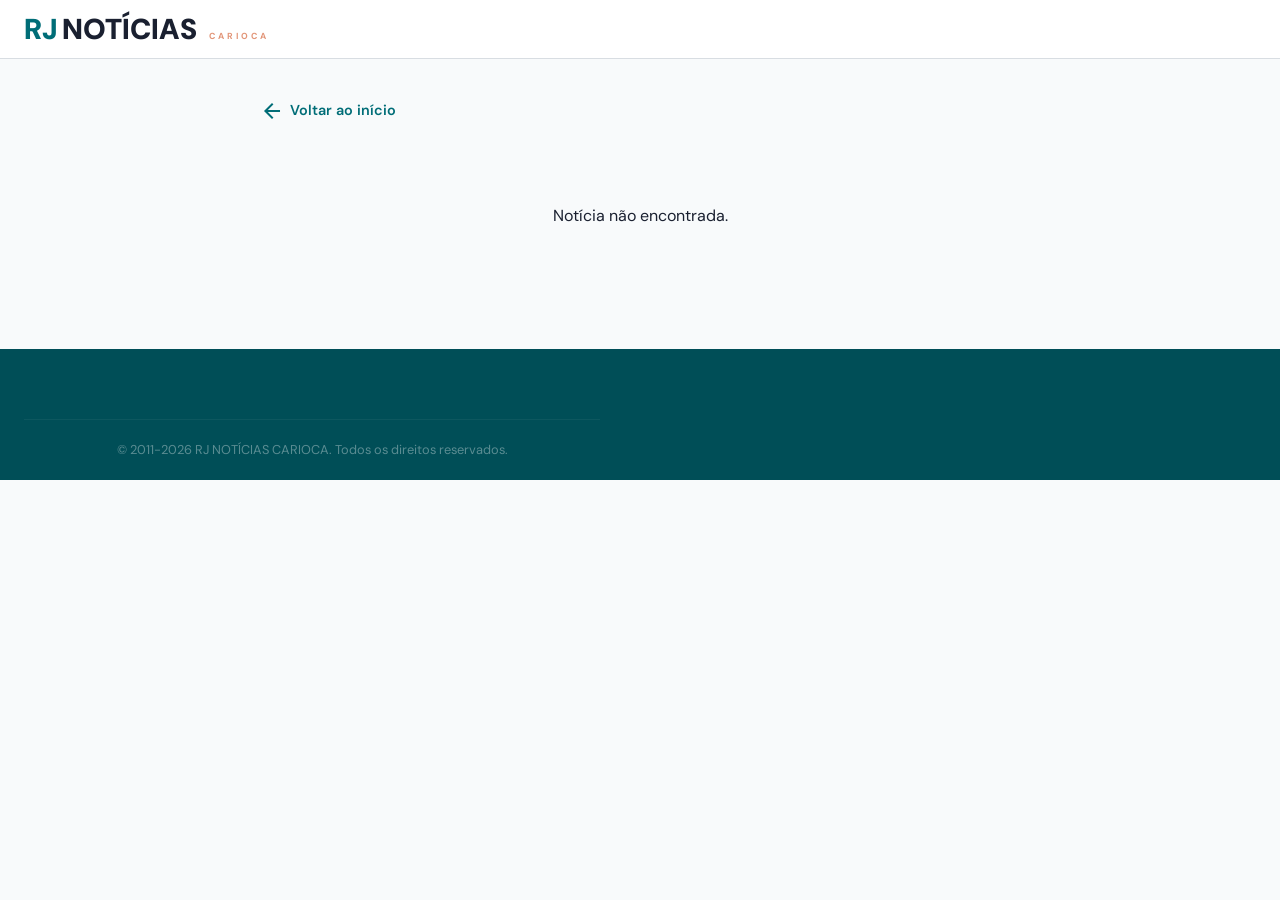
<file: noticia.html>
<!DOCTYPE html>
<html lang="pt-BR" data-theme="light">
<head>
    <meta charset="UTF-8">
    <meta name="viewport" content="width=device-width, initial-scale=1.0">
    <title>RJ NOTÍCIAS CARIOCA — Notícia</title>
    <link rel="preconnect" href="https://fonts.googleapis.com">
    <link rel="preconnect" href="https://fonts.gstatic.com" crossorigin>
    <link href="https://fonts.googleapis.com/css2?family=DM+Sans:wght@300;400;500;600;700;800;900&family=Merriweather:wght@700;800;900&display=swap" rel="stylesheet">
    <link href="https://fonts.googleapis.com/icon?family=Material+Icons" rel="stylesheet">
    <link rel="stylesheet" href="css/style.css">
    <style>
        .noticia-container { max-width: 800px; margin: 40px auto; padding: 0 20px; }
        .noticia-category {
            display: inline-block; background: var(--ocean); color: white;
            padding: 4px 14px; border-radius: 6px; font-size: 0.7rem;
            font-weight: 800; text-transform: uppercase; letter-spacing: 1px; margin-bottom: 16px;
        }
        .noticia-title { font-family: var(--font-display); font-size: 2.2rem; font-weight: 800; line-height: 1.2; margin-bottom: 12px; }
        .noticia-meta { color: var(--text-muted); font-size: 0.85rem; margin-bottom: 20px; }
        .noticia-image { width: 100%; aspect-ratio: 16/9; object-fit: cover; border-radius: var(--radius); margin-bottom: 28px; }
        .noticia-body { font-size: 1.1rem; line-height: 1.9; }
        .noticia-back { display: inline-flex; align-items: center; gap: 6px; margin-bottom: 20px; color: var(--ocean); font-weight: 600; font-size: 0.9rem; }
        .noticia-back:hover { opacity: 0.8; }
        .noticia-share-bar { display: flex; gap: 10px; margin-top: 32px; padding-top: 20px; border-top: 1px solid var(--border); }
        .noticia-share-btn { padding: 10px 20px; border-radius: 8px; font-weight: 600; font-size: 0.85rem; color: white; display: flex; align-items: center; gap: 6px; }
        .noticia-share-btn.whatsapp { background: #25D366; }
        .noticia-share-btn.twitter { background: #1DA1F2; }
        .noticia-share-btn.facebook { background: #1877F2; }
        @media (max-width: 768px) { .noticia-title { font-size: 1.5rem; } .noticia-body { font-size: 1rem; } }
    </style>
</head>
<body>
    <header class="header">
        <div class="header-inner">
            <a href="/" class="brand">
                <span class="brand-rj">RJ</span><span class="brand-noticias">NOTÍCIAS</span>
                <span class="brand-sub">CARIOCA</span>
            </a>
        </div>
    </header>
    <main class="noticia-container">
        <a href="/" class="noticia-back"><span class="material-icons">arrow_back</span> Voltar ao início</a>
        <div id="noticia-content"><p style="text-align:center;padding:60px 0;color:var(--text-muted)">Carregando notícia...</p></div>
    </main>
    <footer class="footer"><div class="footer-inner"><div class="footer-bottom">&copy; 2011-2026 RJ NOTÍCIAS CARIOCA. Todos os direitos reservados.</div></div></footer>
    <script src="js/news-data.js"></script>
    <script>
    (function() {
        var params = new URLSearchParams(window.location.search);
        var id = params.get('id');
        var container = document.getElementById('noticia-content');
        if (!id || typeof noticias === 'undefined') { container.innerHTML = '<p style="text-align:center;padding:60px 0;">Notícia não encontrada.</p>'; return; }
        var n = noticias.find(function(x) { return x.id == id; });
        if (!n) { container.innerHTML = '<p style="text-align:center;padding:60px 0;">Notícia não encontrada.</p>'; return; }
        var cats = typeof CATEGORIAS !== 'undefined' ? CATEGORIAS : {};
        var catInfo = cats[n.categoria] || {nome: n.categoria};
        document.title = n.titulo + ' — RJ NOTÍCIAS CARIOCA';
        container.innerHTML =
            '<div class="noticia-header">' +
                '<span class="noticia-category">' + (catInfo.nome || n.categoria) + '</span>' +
                '<h1 class="noticia-title">' + n.titulo + '</h1>' +
                '<div class="noticia-meta">' + n.autor + ' &bull; ' + n.tempo + '</div>' +
            '</div>' +
            '<img class="noticia-image" src="' + n.imagem + '" alt="">' +
            '<div class="noticia-body">' +
                '<p><strong>' + (n.resumo || '') + '</strong></p>' +
                '<p>A informação foi confirmada por fontes oficiais na manhã desta ' + ['domingo','segunda-feira','terça-feira','quarta-feira','quinta-feira','sexta-feira','sábado'][new Date().getDay()] + '. Representantes locais destacaram a importância do tema para a população do Rio de Janeiro e região metropolitana.</p>' +
                '<p>Segundo especialistas consultados pela reportagem do RJ Notícias Carioca, a medida pode trazer impactos significativos para o desenvolvimento econômico e social da cidade maravilhosa nos próximos meses.</p>' +
                '<p>"Estamos trabalhando para garantir que todas as etapas sejam cumpridas dentro do cronograma estabelecido", afirmou uma das autoridades envolvidas no processo.</p>' +
                '<p>A equipe de reportagem continuará acompanhando o desdobramento do caso e trará novas informações assim que disponíveis. Acompanhe o RJ Notícias Carioca para ficar por dentro de tudo que acontece no Rio e no Brasil.</p>' +
            '</div>' +
            '<div class="noticia-share-bar">' +
                '<a class="noticia-share-btn whatsapp" href="https://wa.me/?text=' + encodeURIComponent(n.titulo + ' - ' + window.location.href) + '" target="_blank"><span class="material-icons">chat</span> WhatsApp</a>' +
                '<a class="noticia-share-btn twitter" href="https://twitter.com/intent/tweet?text=' + encodeURIComponent(n.titulo) + '&url=' + encodeURIComponent(window.location.href) + '" target="_blank"><span class="material-icons">tag</span> Twitter</a>' +
                '<a class="noticia-share-btn facebook" href="https://www.facebook.com/sharer/sharer.php?u=' + encodeURIComponent(window.location.href) + '" target="_blank"><span class="material-icons">thumb_up</span> Facebook</a>' +
            '</div>';
        var saved = localStorage.getItem('rjnoticias-theme');
        if (saved) document.documentElement.setAttribute('data-theme', saved);
    })();
    </script>
</body>
</html>
</file>
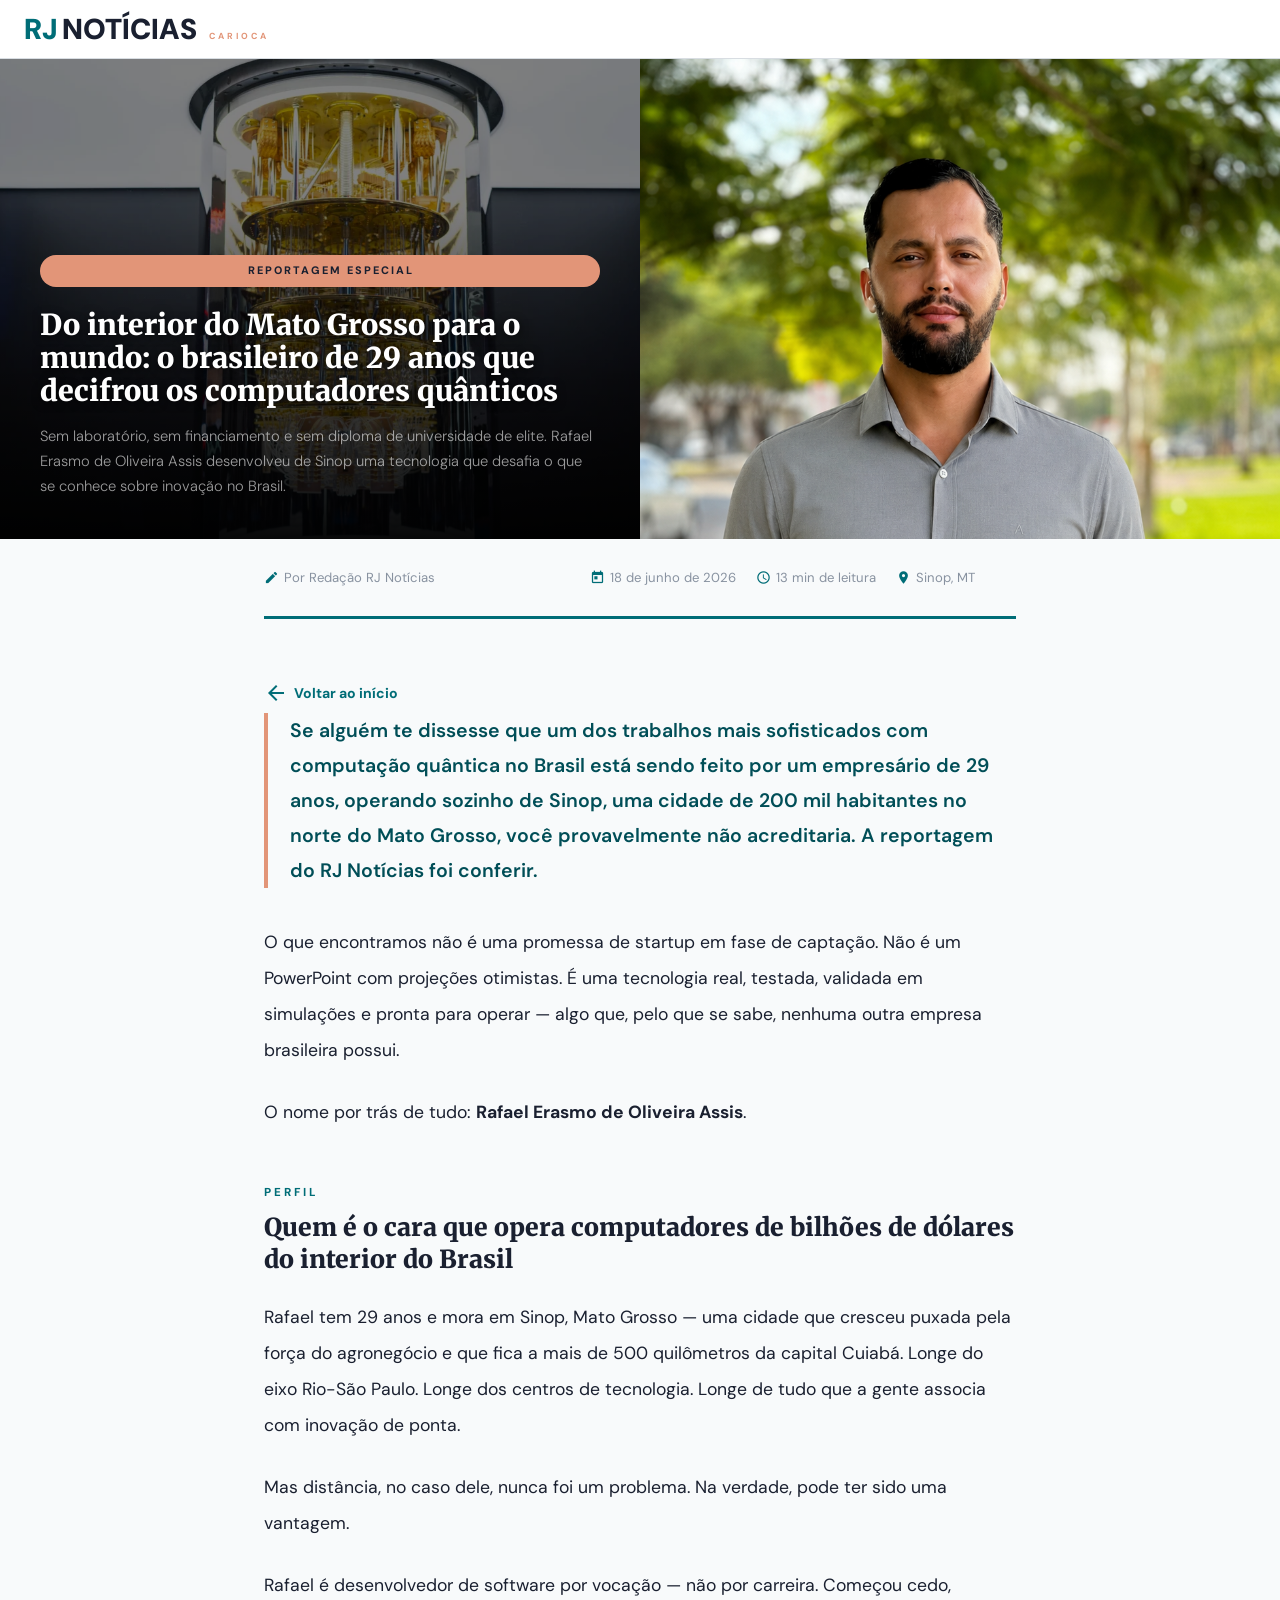
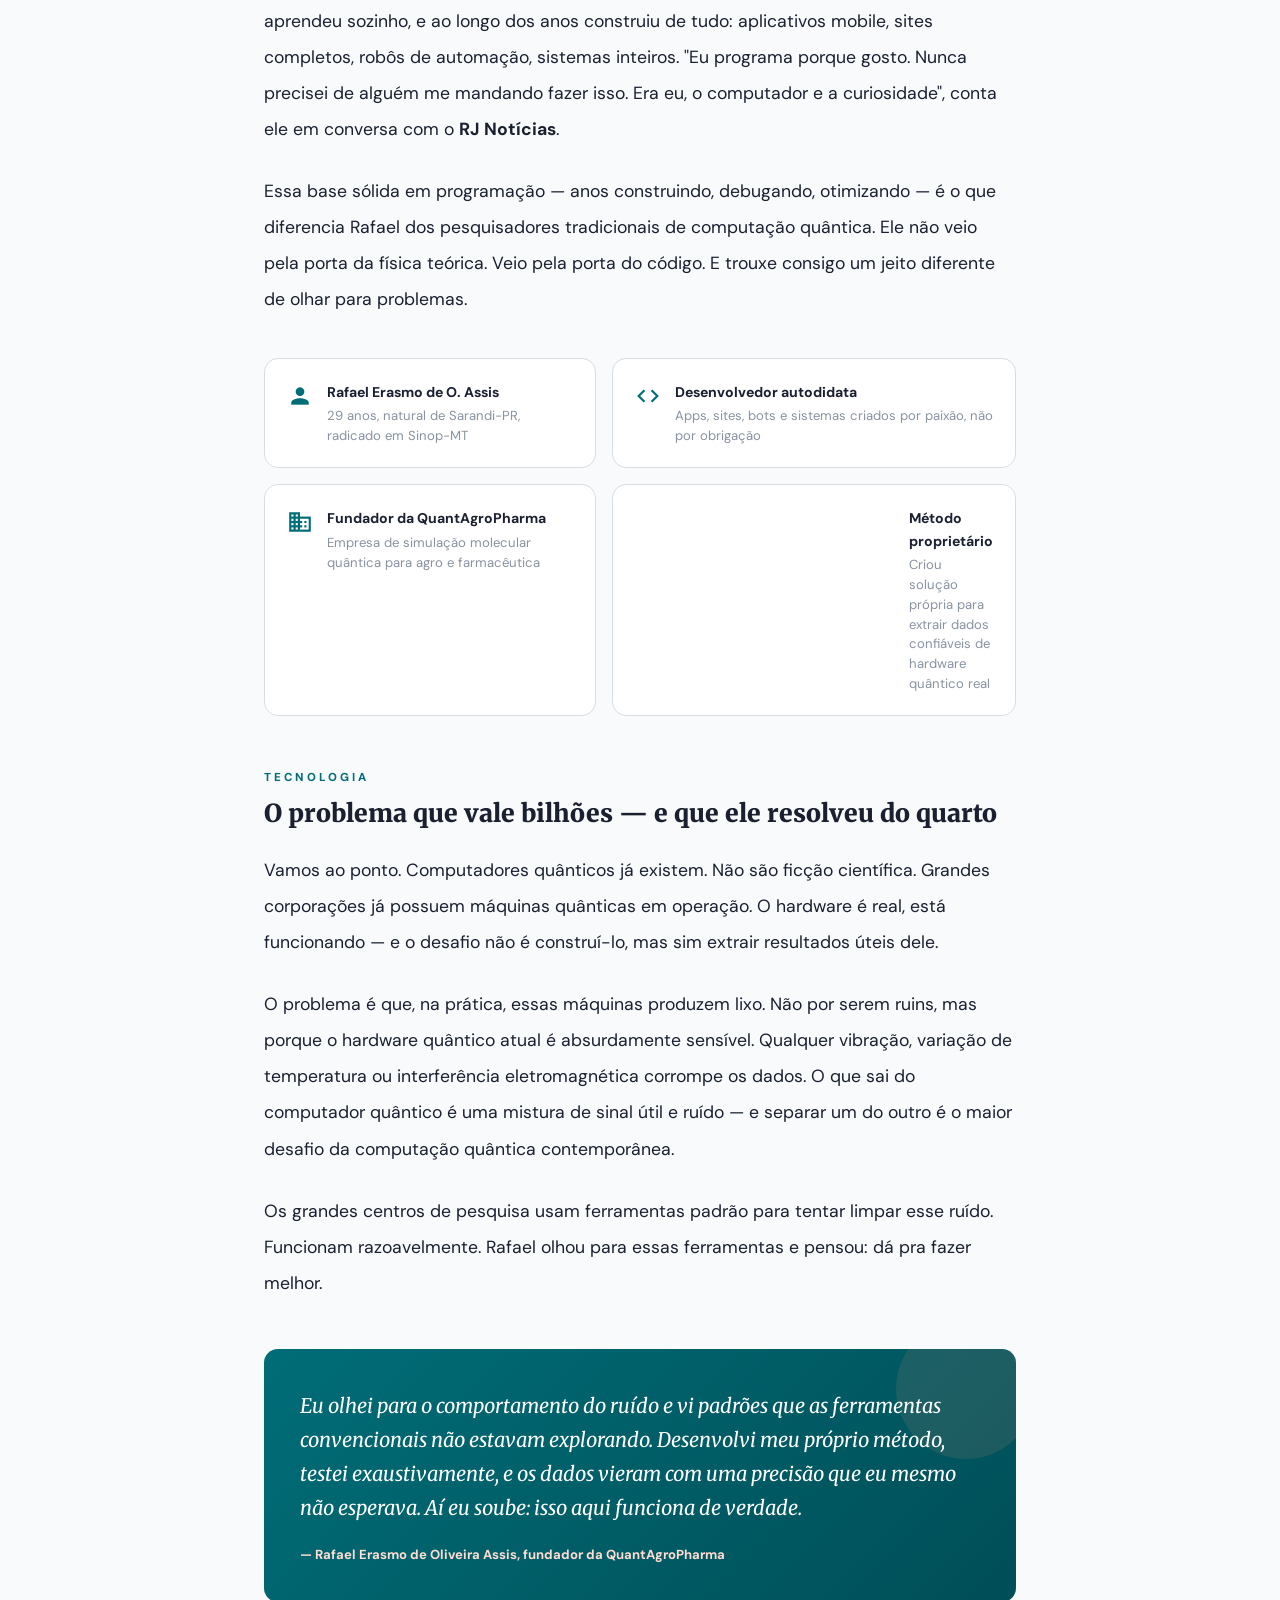
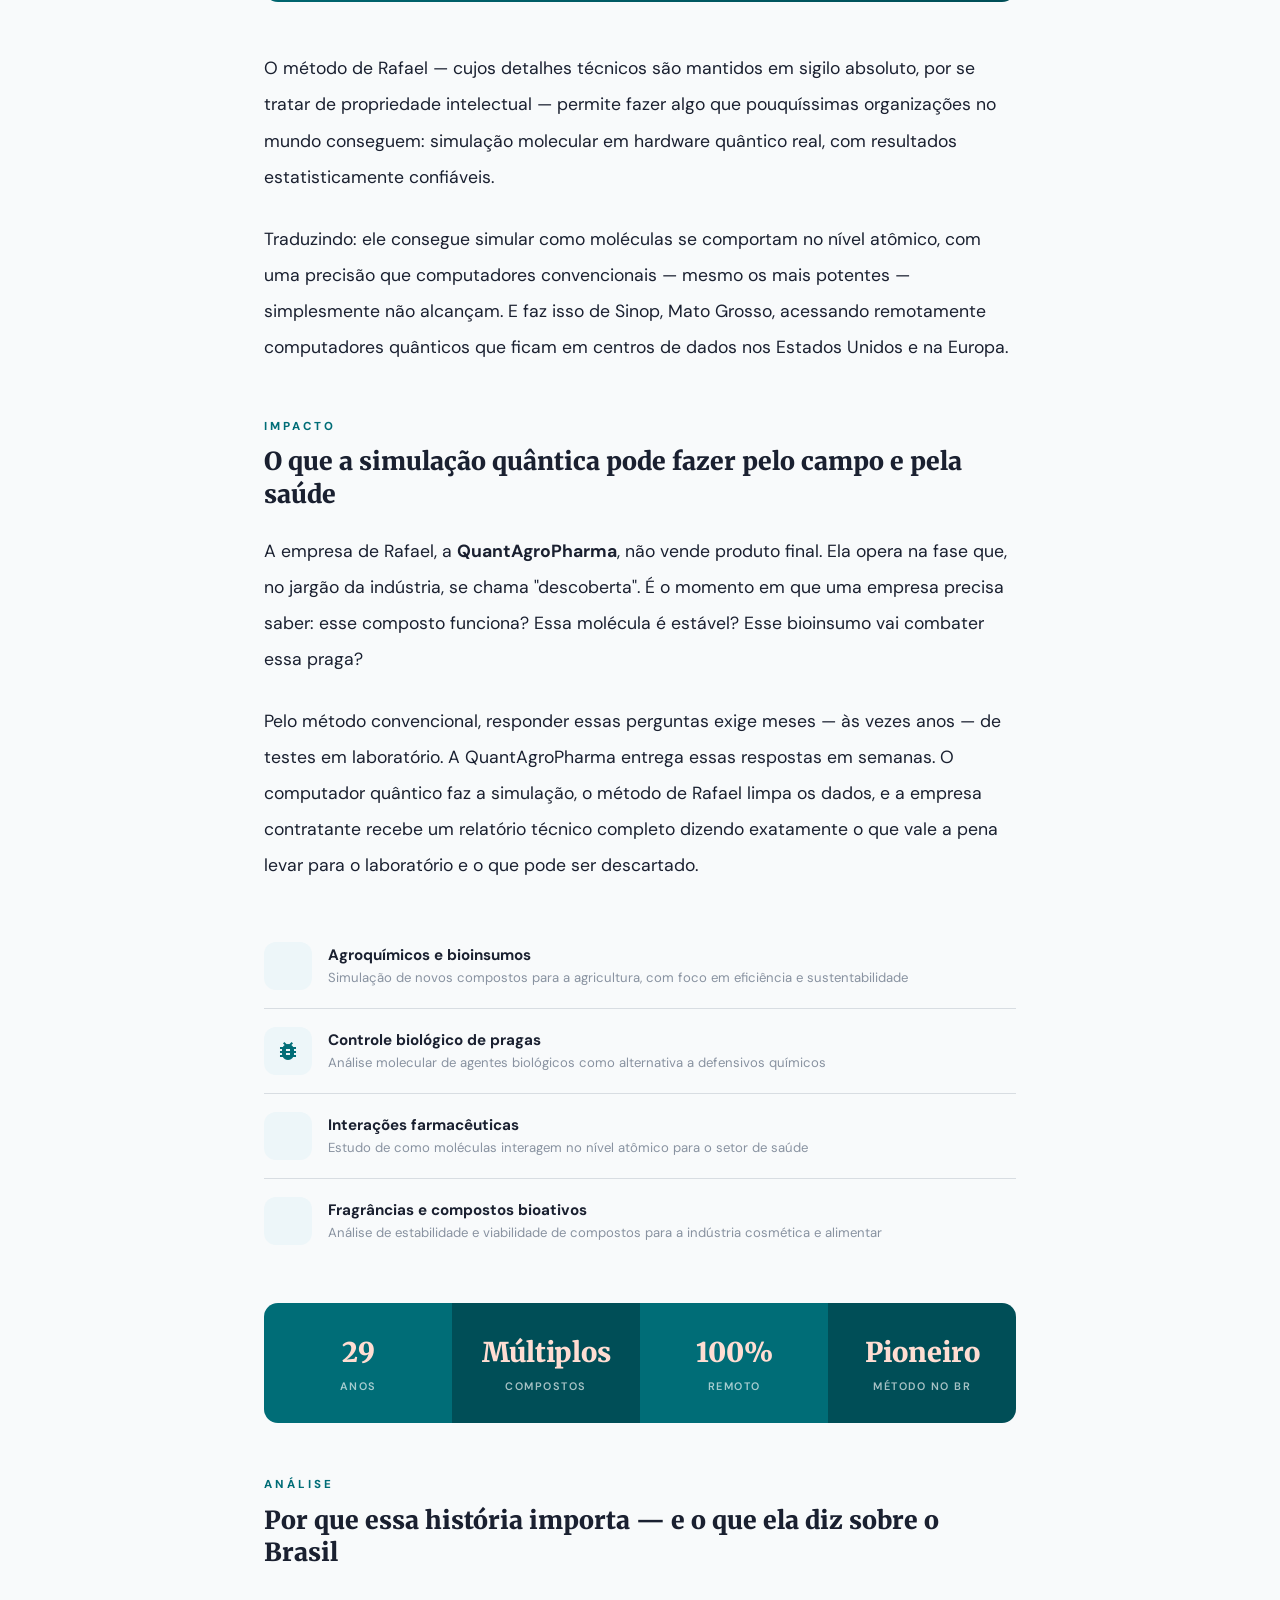
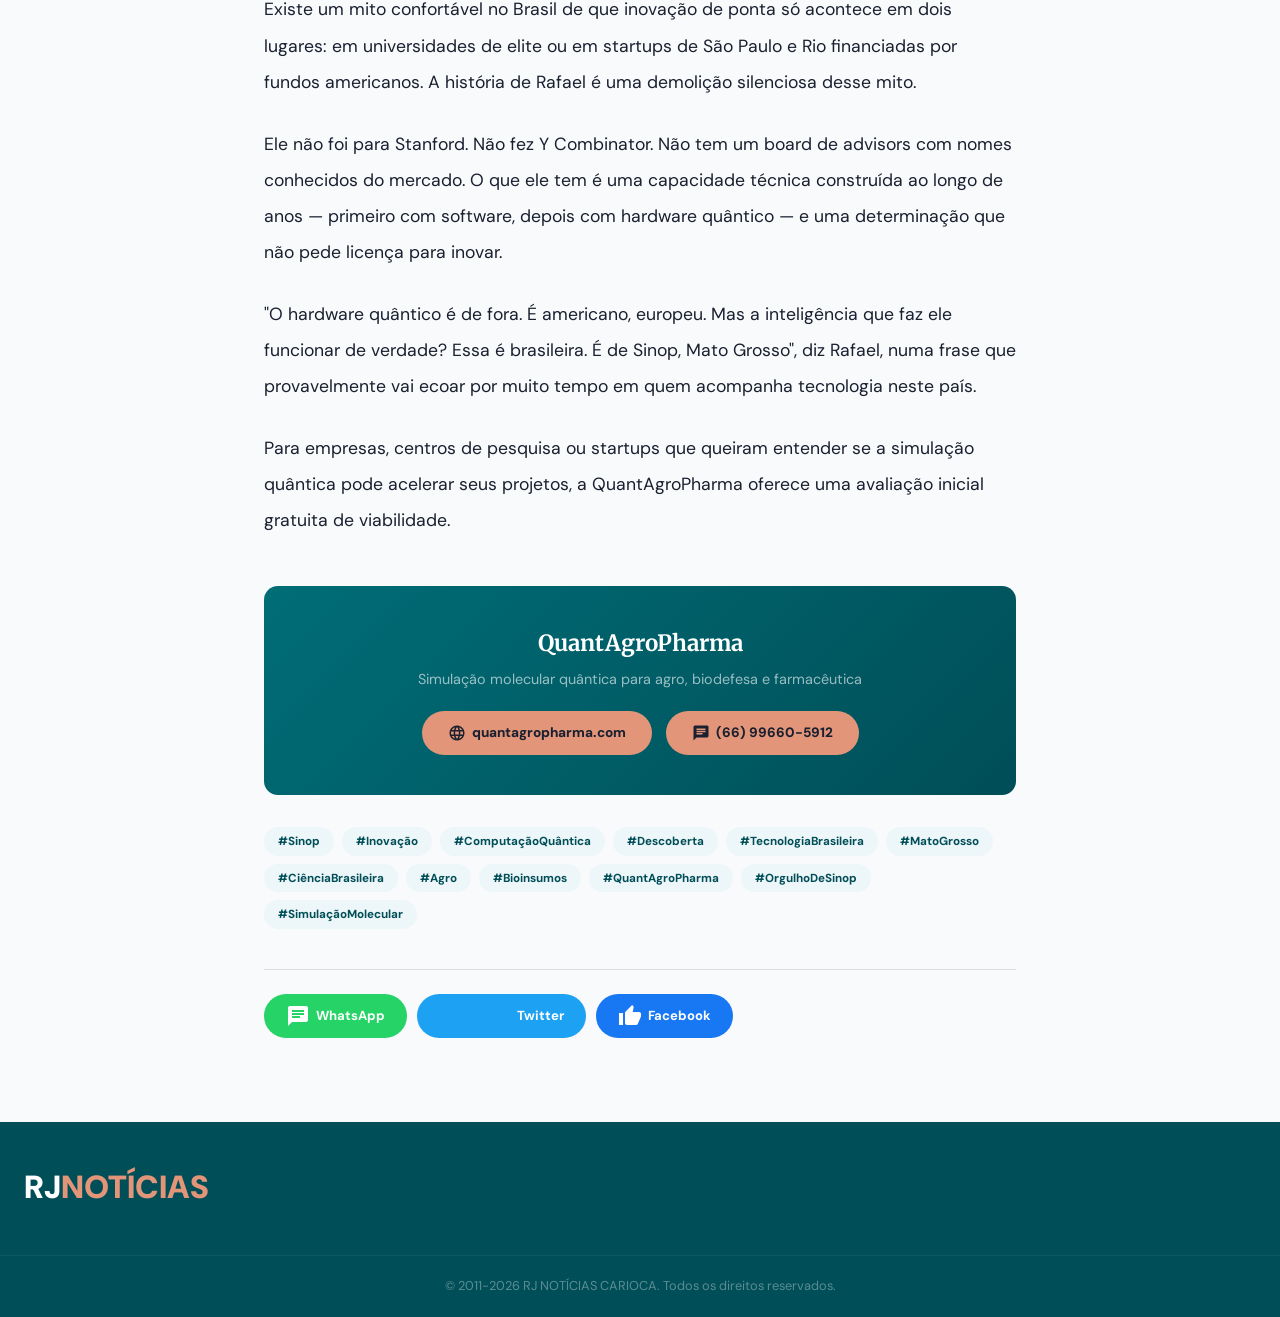
<file: reportagem-quantagropharma.html>
<!DOCTYPE html>
<html lang="pt-BR" data-theme="light">
<head>
    <meta charset="UTF-8">
    <meta name="viewport" content="width=device-width, initial-scale=1.0">
    <title>Do interior do Mato Grosso para o mundo: o brasileiro de 29 anos que decifrou os computadores quânticos — RJ NOTÍCIAS CARIOCA</title>
    <meta name="description" content="Rafael Erasmo de Oliveira Assis opera remotamente de Sinop, no norte do MT, máquinas quânticas que cientistas do mundo inteiro ainda lutam para dominar.">
    <meta property="og:title" content="Do interior do Mato Grosso para o mundo: o brasileiro de 29 anos que decifrou os computadores quânticos">
    <meta property="og:description" content="Autodidata em programação, empresário criou método proprietário que transforma ruído quântico em dados úteis para agro e farmacêutica.">
    <meta property="og:type" content="article">

    <link rel="preconnect" href="https://fonts.googleapis.com">
    <link rel="preconnect" href="https://fonts.gstatic.com" crossorigin>
    <link href="https://fonts.googleapis.com/css2?family=DM+Sans:wght@300;400;500;600;700;800;900&family=Merriweather:wght@700;800;900&display=swap" rel="stylesheet">
    <link href="https://fonts.googleapis.com/icon?family=Material+Icons" rel="stylesheet">
    <link rel="stylesheet" href="css/style.css">
    <style>
        .rep-hero {
            position: relative;
            width: 100%;
            height: 480px;
            display: flex;
            overflow: hidden;
        }
        .rep-hero-left {
            width: 50%; height: 100%; overflow: hidden;
        }
        .rep-hero-left img {
            width: 100%; height: 100%; object-fit: cover; filter: brightness(0.5);
        }
        .rep-hero-right {
            width: 50%; height: 100%; overflow: hidden;
        }
        .rep-hero-right img {
            width: 100%; height: 100%; object-fit: cover; object-position: top center;
        }
        .rep-hero-inner {
            position: absolute;
            bottom: 0; left: 0; width: 50%; height: 100%;
            display: flex; flex-direction: column; justify-content: flex-end;
            z-index: 2;
            padding: 40px;
            background: linear-gradient(transparent 30%, rgba(0,0,0,0.92));
        }
        .rep-badge {
            display: inline-flex;
            align-items: center;
            gap: 8px;
            background: var(--sunset);
            color: #1A2030;
            padding: 7px 20px;
            border-radius: 30px;
            font-size: 0.68rem;
            font-weight: 800;
            text-transform: uppercase;
            letter-spacing: 2px;
            margin-bottom: 22px;
        }
        .rep-badge .material-icons { font-size: 15px; }
        .rep-hero h1 {
            font-family: var(--font-display);
            font-size: 1.8rem;
            font-weight: 900;
            color: #fff;
            line-height: 1.15;
            margin-bottom: 16px;
            text-shadow: 0 2px 8px rgba(0,0,0,0.7);
        }
        .rep-hero-lead {
            font-size: 0.92rem;
            color: rgba(255,255,255,0.6);
            line-height: 1.7;
            max-width: 700px;
            font-weight: 300;
        }

        .rep-wrap {
            max-width: 800px;
            margin: 0 auto;
            padding: 0 24px;
        }

        .rep-meta-bar {
            display: flex;
            align-items: center;
            gap: 20px;
            flex-wrap: wrap;
            padding: 28px 0;
            border-bottom: 3px solid var(--ocean);
            margin-bottom: 40px;
            font-size: 0.82rem;
            color: var(--text-muted);
        }
        .rep-meta-bar span {
            display: flex;
            align-items: center;
            gap: 5px;
        }
        .rep-meta-bar .material-icons { font-size: 15px; color: var(--ocean); }

        .rep-body {
            font-size: 1.1rem;
            line-height: 2.05;
            color: var(--text);
        }
        .rep-body p { margin-bottom: 26px; }
        .rep-body .lead {
            font-size: 1.22rem;
            font-weight: 600;
            color: var(--ocean-dark);
            border-left: 4px solid var(--sunset);
            padding-left: 22px;
            margin-bottom: 36px;
            line-height: 1.8;
        }
        [data-theme="dark"] .rep-body .lead { color: var(--sunset-light); }

        .rep-chapeu {
            font-size: 0.72rem;
            font-weight: 800;
            text-transform: uppercase;
            letter-spacing: 3px;
            color: var(--ocean);
            margin: 50px 0 8px;
        }
        .rep-subtitle {
            font-family: var(--font-display);
            font-size: 1.55rem;
            font-weight: 900;
            color: var(--text);
            margin-bottom: 22px;
            line-height: 1.3;
        }

        .rep-pullquote {
            position: relative;
            margin: 48px 0;
            padding: 40px 36px 36px;
            background: linear-gradient(135deg, var(--ocean) 0%, var(--ocean-dark) 100%);
            color: #fff;
            border-radius: var(--radius);
            overflow: hidden;
        }
        .rep-pullquote::before {
            content: '';
            position: absolute;
            top: -30px;
            right: -20px;
            width: 140px;
            height: 140px;
            background: var(--sunset);
            border-radius: 50%;
            opacity: 0.12;
        }
        .rep-pullquote blockquote {
            font-family: var(--font-display);
            font-size: 1.25rem;
            font-style: italic;
            line-height: 1.7;
            margin-bottom: 16px;
            position: relative;
            z-index: 1;
        }
        .rep-pullquote cite {
            font-style: normal;
            font-family: var(--font);
            font-size: 0.82rem;
            color: var(--sunset-light);
            font-weight: 700;
        }

        .rep-perfil {
            display: grid;
            grid-template-columns: 1fr 1fr;
            gap: 16px;
            margin: 40px 0;
        }
        .rep-perfil-item {
            background: var(--bg-card);
            border: 1px solid var(--border);
            border-radius: var(--radius);
            padding: 22px;
            display: flex;
            gap: 14px;
            align-items: flex-start;
            transition: all 0.3s var(--ease);
        }
        .rep-perfil-item:hover {
            border-color: var(--ocean);
            box-shadow: var(--shadow-md);
        }
        .rep-perfil-item .material-icons {
            font-size: 26px;
            color: var(--ocean);
            flex-shrink: 0;
            margin-top: 2px;
        }
        .rep-perfil-item h4 {
            font-size: 0.88rem;
            font-weight: 700;
            margin-bottom: 3px;
        }
        .rep-perfil-item p {
            font-size: 0.82rem;
            color: var(--text-muted);
            line-height: 1.5;
            margin: 0;
        }

        .rep-banner {
            display: grid;
            grid-template-columns: repeat(4, 1fr);
            gap: 0;
            margin: 40px 0;
            border-radius: var(--radius);
            overflow: hidden;
        }
        .rep-banner-item {
            padding: 28px 16px;
            text-align: center;
            background: var(--ocean);
            color: #fff;
        }
        .rep-banner-item:nth-child(even) { background: var(--ocean-dark); }
        .rep-banner-val {
            font-family: var(--font-display);
            font-size: 1.7rem;
            font-weight: 900;
            color: var(--sunset-light);
            margin-bottom: 4px;
        }
        .rep-banner-label {
            font-size: 0.68rem;
            text-transform: uppercase;
            letter-spacing: 1.5px;
            opacity: 0.65;
            font-weight: 600;
        }

        .rep-areas {
            margin: 40px 0;
        }
        .rep-area {
            display: flex;
            align-items: center;
            gap: 16px;
            padding: 18px 0;
            border-bottom: 1px solid var(--border);
        }
        .rep-area:last-child { border-bottom: none; }
        .rep-area-icon {
            width: 48px;
            height: 48px;
            border-radius: 12px;
            background: var(--sand);
            display: flex;
            align-items: center;
            justify-content: center;
            flex-shrink: 0;
        }
        [data-theme="dark"] .rep-area-icon { background: var(--bg-card); }
        .rep-area-icon .material-icons { font-size: 24px; color: var(--ocean); }
        .rep-area h4 {
            font-size: 0.95rem;
            font-weight: 700;
            margin-bottom: 2px;
        }
        .rep-area p {
            font-size: 0.82rem;
            color: var(--text-muted);
            line-height: 1.4;
            margin: 0;
        }

        .rep-contato {
            background: linear-gradient(135deg, var(--ocean) 0%, var(--ocean-dark) 100%);
            color: #fff;
            padding: 40px;
            border-radius: var(--radius);
            margin: 48px 0 24px;
            text-align: center;
        }
        .rep-contato h3 {
            font-family: var(--font-display);
            font-size: 1.4rem;
            margin-bottom: 6px;
        }
        .rep-contato p {
            font-size: 0.9rem;
            color: rgba(255,255,255,0.6);
            margin-bottom: 20px;
        }
        .rep-contato-links {
            display: flex;
            justify-content: center;
            gap: 14px;
            flex-wrap: wrap;
        }
        .rep-contato-link {
            display: inline-flex;
            align-items: center;
            gap: 6px;
            background: var(--sunset);
            color: #1A2030;
            padding: 11px 26px;
            border-radius: 30px;
            font-weight: 800;
            font-size: 0.85rem;
            transition: all 0.3s var(--ease);
        }
        .rep-contato-link:hover { background: var(--sunset-light); }
        .rep-contato-link .material-icons { font-size: 18px; }

        .rep-tags {
            display: flex;
            flex-wrap: wrap;
            gap: 8px;
            margin: 32px 0;
        }
        .rep-tag {
            background: var(--sand);
            color: var(--ocean-dark);
            padding: 5px 14px;
            border-radius: 20px;
            font-size: 0.73rem;
            font-weight: 700;
        }
        [data-theme="dark"] .rep-tag {
            background: var(--bg-card);
            color: var(--text-muted);
        }

        .rep-share {
            display: flex;
            gap: 10px;
            flex-wrap: wrap;
            padding: 24px 0;
            border-top: 1px solid var(--border);
            margin-top: 40px;
        }
        .rep-share-btn {
            padding: 10px 22px;
            border-radius: 30px;
            font-weight: 700;
            font-size: 0.82rem;
            color: white;
            display: flex;
            align-items: center;
            gap: 6px;
            transition: all 0.3s var(--ease);
        }
        .rep-share-btn:hover { opacity: 0.85; }
        .rep-share-btn.whatsapp { background: #25D366; }
        .rep-share-btn.twitter { background: #1DA1F2; }
        .rep-share-btn.facebook { background: #1877F2; }

        .rep-back {
            display: inline-flex;
            align-items: center;
            gap: 6px;
            color: var(--ocean);
            font-weight: 700;
            font-size: 0.88rem;
            padding: 22px 0 0;
        }
        .rep-back:hover { color: var(--sunset); }

        @media (max-width: 768px) {
            .rep-hero { height: 380px; flex-direction: column; }
            .rep-hero-left { width: 100%; height: 50%; }
            .rep-hero-right { width: 100%; height: 50%; }
            .rep-hero-inner { width: 100%; background: linear-gradient(transparent 10%, rgba(0,0,0,0.95)); }
            .rep-hero h1 { font-size: 1.3rem; }
            .rep-hero-inner { padding: 20px; }
            .rep-hero-lead { display: none; }
            .rep-perfil { grid-template-columns: 1fr; }
            .rep-banner { grid-template-columns: repeat(2, 1fr); }
            .rep-pullquote { padding: 28px 24px 28px; }
            .rep-pullquote blockquote { font-size: 1.05rem; }
        }
    </style>
</head>
<body>

    <!-- HEADER -->
    <header class="header">
        <div class="header-inner">
            <a href="/" class="brand">
                <span class="brand-rj">RJ</span><span class="brand-noticias">NOTÍCIAS</span>
                <span class="brand-sub">CARIOCA</span>
            </a>
            <div style="margin-left:auto">
                <button class="topbar-btn" title="Tema" onclick="var t=document.documentElement.getAttribute('data-theme')==='dark'?'light':'dark'; document.documentElement.setAttribute('data-theme',t); localStorage.setItem('rjnoticias-theme',t);">
                    <span class="material-icons" style="font-size:20px;color:var(--text-muted)">contrast</span>
                </button>
            </div>
        </div>
    </header>

    <!-- HERO -->
    <section class="rep-hero">
        <div class="rep-hero-left">
            <img src="img/computador-quantico.webp" alt="Computador quântico">
        </div>
        <div class="rep-hero-right">
            <img src="img/rafael-reportagem.png" alt="Rafael Erasmo de Oliveira Assis">
        </div>
        <div class="rep-hero-inner">
            <div class="rep-badge">
                <span class="material-icons">auto_awesome</span>
                Reportagem Especial
            </div>
            <h1>Do interior do Mato Grosso para o mundo: o brasileiro de 29 anos que decifrou os computadores quânticos</h1>
            <p class="rep-hero-lead">Sem laboratório, sem financiamento e sem diploma de universidade de elite. Rafael Erasmo de Oliveira Assis desenvolveu de Sinop uma tecnologia que desafia o que se conhece sobre inovação no Brasil.</p>
        </div>
    </section>

    <!-- ARTICLE -->
    <article class="rep-wrap">

        <div class="rep-meta-bar">
            <span><span class="material-icons">create</span> Por Redação RJ Notícias</span>
            <span><span class="material-icons">calendar_today</span> 18 de junho de 2026</span>
            <span><span class="material-icons">schedule</span> 13 min de leitura</span>
            <span><span class="material-icons">place</span> Sinop, MT</span>
        </div>

        <a href="/" class="rep-back">
            <span class="material-icons">arrow_back</span> Voltar ao início
        </a>

        <div class="rep-body">

            <p class="lead">Se alguém te dissesse que um dos trabalhos mais sofisticados com computação quântica no Brasil está sendo feito por um empresário de 29 anos, operando sozinho de Sinop, uma cidade de 200 mil habitantes no norte do Mato Grosso, você provavelmente não acreditaria. A reportagem do RJ Notícias foi conferir.</p>

            <p>O que encontramos não é uma promessa de startup em fase de captação. Não é um PowerPoint com projeções otimistas. É uma tecnologia real, testada, validada em simulações e pronta para operar — algo que, pelo que se sabe, nenhuma outra empresa brasileira possui.</p>

            <p>O nome por trás de tudo: <strong>Rafael Erasmo de Oliveira Assis</strong>.</p>

            <div class="rep-chapeu">Perfil</div>
            <h2 class="rep-subtitle">Quem é o cara que opera computadores de bilhões de dólares do interior do Brasil</h2>

            <p>Rafael tem 29 anos e mora em Sinop, Mato Grosso — uma cidade que cresceu puxada pela força do agronegócio e que fica a mais de 500 quilômetros da capital Cuiabá. Longe do eixo Rio-São Paulo. Longe dos centros de tecnologia. Longe de tudo que a gente associa com inovação de ponta.</p>

            <p>Mas distância, no caso dele, nunca foi um problema. Na verdade, pode ter sido uma vantagem.</p>

            <p>Rafael é desenvolvedor de software por vocação — não por carreira. Começou cedo, aprendeu sozinho, e ao longo dos anos construiu de tudo: aplicativos mobile, sites completos, robôs de automação, sistemas inteiros. "Eu programa porque gosto. Nunca precisei de alguém me mandando fazer isso. Era eu, o computador e a curiosidade", conta ele em conversa com o <strong>RJ Notícias</strong>.</p>

            <p>Essa base sólida em programação — anos construindo, debugando, otimizando — é o que diferencia Rafael dos pesquisadores tradicionais de computação quântica. Ele não veio pela porta da física teórica. Veio pela porta do código. E trouxe consigo um jeito diferente de olhar para problemas.</p>

        </div>

        <div class="rep-perfil">
            <div class="rep-perfil-item">
                <span class="material-icons">person</span>
                <div>
                    <h4>Rafael Erasmo de O. Assis</h4>
                    <p>29 anos, natural de Sarandi-PR, radicado em Sinop-MT</p>
                </div>
            </div>
            <div class="rep-perfil-item">
                <span class="material-icons">code</span>
                <div>
                    <h4>Desenvolvedor autodidata</h4>
                    <p>Apps, sites, bots e sistemas criados por paixão, não por obrigação</p>
                </div>
            </div>
            <div class="rep-perfil-item">
                <span class="material-icons">business</span>
                <div>
                    <h4>Fundador da QuantAgroPharma</h4>
                    <p>Empresa de simulação molecular quântica para agro e farmacêutica</p>
                </div>
            </div>
            <div class="rep-perfil-item">
                <span class="material-icons">psychology</span>
                <div>
                    <h4>Método proprietário</h4>
                    <p>Criou solução própria para extrair dados confiáveis de hardware quântico real</p>
                </div>
            </div>
        </div>

        <div class="rep-body">

            <div class="rep-chapeu">Tecnologia</div>
            <h2 class="rep-subtitle">O problema que vale bilhões — e que ele resolveu do quarto</h2>

            <p>Vamos ao ponto. Computadores quânticos já existem. Não são ficção científica. Grandes corporações já possuem máquinas quânticas em operação. O hardware é real, está funcionando — e o desafio não é construí-lo, mas sim extrair resultados úteis dele.</p>

            <p>O problema é que, na prática, essas máquinas produzem lixo. Não por serem ruins, mas porque o hardware quântico atual é absurdamente sensível. Qualquer vibração, variação de temperatura ou interferência eletromagnética corrompe os dados. O que sai do computador quântico é uma mistura de sinal útil e ruído — e separar um do outro é o maior desafio da computação quântica contemporânea.</p>

            <p>Os grandes centros de pesquisa usam ferramentas padrão para tentar limpar esse ruído. Funcionam razoavelmente. Rafael olhou para essas ferramentas e pensou: dá pra fazer melhor.</p>

        </div>

        <div class="rep-pullquote">
            <blockquote>Eu olhei para o comportamento do ruído e vi padrões que as ferramentas convencionais não estavam explorando. Desenvolvi meu próprio método, testei exaustivamente, e os dados vieram com uma precisão que eu mesmo não esperava. Aí eu soube: isso aqui funciona de verdade.</blockquote>
            <cite>— Rafael Erasmo de Oliveira Assis, fundador da QuantAgroPharma</cite>
        </div>

        <div class="rep-body">

            <p>O método de Rafael — cujos detalhes técnicos são mantidos em sigilo absoluto, por se tratar de propriedade intelectual — permite fazer algo que pouquíssimas organizações no mundo conseguem: simulação molecular em hardware quântico real, com resultados estatisticamente confiáveis.</p>

            <p>Traduzindo: ele consegue simular como moléculas se comportam no nível atômico, com uma precisão que computadores convencionais — mesmo os mais potentes — simplesmente não alcançam. E faz isso de Sinop, Mato Grosso, acessando remotamente computadores quânticos que ficam em centros de dados nos Estados Unidos e na Europa.</p>

            <div class="rep-chapeu">Impacto</div>
            <h2 class="rep-subtitle">O que a simulação quântica pode fazer pelo campo e pela saúde</h2>

            <p>A empresa de Rafael, a <strong>QuantAgroPharma</strong>, não vende produto final. Ela opera na fase que, no jargão da indústria, se chama "descoberta". É o momento em que uma empresa precisa saber: esse composto funciona? Essa molécula é estável? Esse bioinsumo vai combater essa praga?</p>

            <p>Pelo método convencional, responder essas perguntas exige meses — às vezes anos — de testes em laboratório. A QuantAgroPharma entrega essas respostas em semanas. O computador quântico faz a simulação, o método de Rafael limpa os dados, e a empresa contratante recebe um relatório técnico completo dizendo exatamente o que vale a pena levar para o laboratório e o que pode ser descartado.</p>

        </div>

        <div class="rep-areas">
            <div class="rep-area">
                <div class="rep-area-icon"><span class="material-icons">grass</span></div>
                <div>
                    <h4>Agroquímicos e bioinsumos</h4>
                    <p>Simulação de novos compostos para a agricultura, com foco em eficiência e sustentabilidade</p>
                </div>
            </div>
            <div class="rep-area">
                <div class="rep-area-icon"><span class="material-icons">bug_report</span></div>
                <div>
                    <h4>Controle biológico de pragas</h4>
                    <p>Análise molecular de agentes biológicos como alternativa a defensivos químicos</p>
                </div>
            </div>
            <div class="rep-area">
                <div class="rep-area-icon"><span class="material-icons">vaccines</span></div>
                <div>
                    <h4>Interações farmacêuticas</h4>
                    <p>Estudo de como moléculas interagem no nível atômico para o setor de saúde</p>
                </div>
            </div>
            <div class="rep-area">
                <div class="rep-area-icon"><span class="material-icons">science</span></div>
                <div>
                    <h4>Fragrâncias e compostos bioativos</h4>
                    <p>Análise de estabilidade e viabilidade de compostos para a indústria cosmética e alimentar</p>
                </div>
            </div>
        </div>

        <div class="rep-banner">
            <div class="rep-banner-item">
                <div class="rep-banner-val">29</div>
                <div class="rep-banner-label">Anos</div>
            </div>
            <div class="rep-banner-item">
                <div class="rep-banner-val">Múltiplos</div>
                <div class="rep-banner-label">Compostos</div>
            </div>
            <div class="rep-banner-item">
                <div class="rep-banner-val">100%</div>
                <div class="rep-banner-label">Remoto</div>
            </div>
            <div class="rep-banner-item">
                <div class="rep-banner-val">Pioneiro</div>
                <div class="rep-banner-label">Método no BR</div>
            </div>
        </div>

        <div class="rep-body">

            <div class="rep-chapeu">Análise</div>
            <h2 class="rep-subtitle">Por que essa história importa — e o que ela diz sobre o Brasil</h2>

            <p>Existe um mito confortável no Brasil de que inovação de ponta só acontece em dois lugares: em universidades de elite ou em startups de São Paulo e Rio financiadas por fundos americanos. A história de Rafael é uma demolição silenciosa desse mito.</p>

            <p>Ele não foi para Stanford. Não fez Y Combinator. Não tem um board de advisors com nomes conhecidos do mercado. O que ele tem é uma capacidade técnica construída ao longo de anos — primeiro com software, depois com hardware quântico — e uma determinação que não pede licença para inovar.</p>

            <p>"O hardware quântico é de fora. É americano, europeu. Mas a inteligência que faz ele funcionar de verdade? Essa é brasileira. É de Sinop, Mato Grosso", diz Rafael, numa frase que provavelmente vai ecoar por muito tempo em quem acompanha tecnologia neste país.</p>

            <p>Para empresas, centros de pesquisa ou startups que queiram entender se a simulação quântica pode acelerar seus projetos, a QuantAgroPharma oferece uma avaliação inicial gratuita de viabilidade.</p>

        </div>

        <div class="rep-contato">
            <h3>QuantAgroPharma</h3>
            <p>Simulação molecular quântica para agro, biodefesa e farmacêutica</p>
            <div class="rep-contato-links">
                <a href="https://quantagropharma.com" target="_blank" class="rep-contato-link">
                    <span class="material-icons">language</span> quantagropharma.com
                </a>
                <a href="https://wa.me/5566996605912" target="_blank" class="rep-contato-link">
                    <span class="material-icons">chat</span> (66) 99660-5912
                </a>
            </div>
        </div>

        <div class="rep-tags">
            <span class="rep-tag">#Sinop</span>
            <span class="rep-tag">#Inovação</span>
            <span class="rep-tag">#ComputaçãoQuântica</span>
            <span class="rep-tag">#Descoberta</span>
            <span class="rep-tag">#TecnologiaBrasileira</span>
            <span class="rep-tag">#MatoGrosso</span>
            <span class="rep-tag">#CiênciaBrasileira</span>
            <span class="rep-tag">#Agro</span>
            <span class="rep-tag">#Bioinsumos</span>
            <span class="rep-tag">#QuantAgroPharma</span>
            <span class="rep-tag">#OrgulhoDeSinop</span>
            <span class="rep-tag">#SimulaçãoMolecular</span>
        </div>

        <div class="rep-share">
            <a class="rep-share-btn whatsapp" href="https://wa.me/?text=Brasileiro%20de%2028%20anos%20decifra%20computadores%20qu%C3%A2nticos%20do%20interior%20do%20MT%20-%20RJ%20Not%C3%ADcias" target="_blank">
                <span class="material-icons">chat</span> WhatsApp
            </a>
            <a class="rep-share-btn twitter" href="https://twitter.com/intent/tweet?text=Brasileiro%20de%2028%20anos%20decifra%20computadores%20qu%C3%A2nticos%20do%20interior%20do%20MT" target="_blank">
                <span class="material-icons">tag</span> Twitter
            </a>
            <a class="rep-share-btn facebook" href="https://www.facebook.com/sharer/sharer.php?u=" target="_blank">
                <span class="material-icons">thumb_up</span> Facebook
            </a>
        </div>

    </article>

    <!-- FOOTER -->
    <footer class="footer">
        <div class="footer-inner">
            <div class="footer-col brand-col">
                <div class="footer-brand">RJ<span>NOTÍCIAS</span></div>
            </div>
        </div>
        <div class="footer-bottom">&copy; 2011-2026 RJ NOTÍCIAS CARIOCA. Todos os direitos reservados.</div>
    </footer>

    <script>
        var saved = localStorage.getItem('rjnoticias-theme');
        if (saved) document.documentElement.setAttribute('data-theme', saved);
    </script>
</body>
</html>
</file>
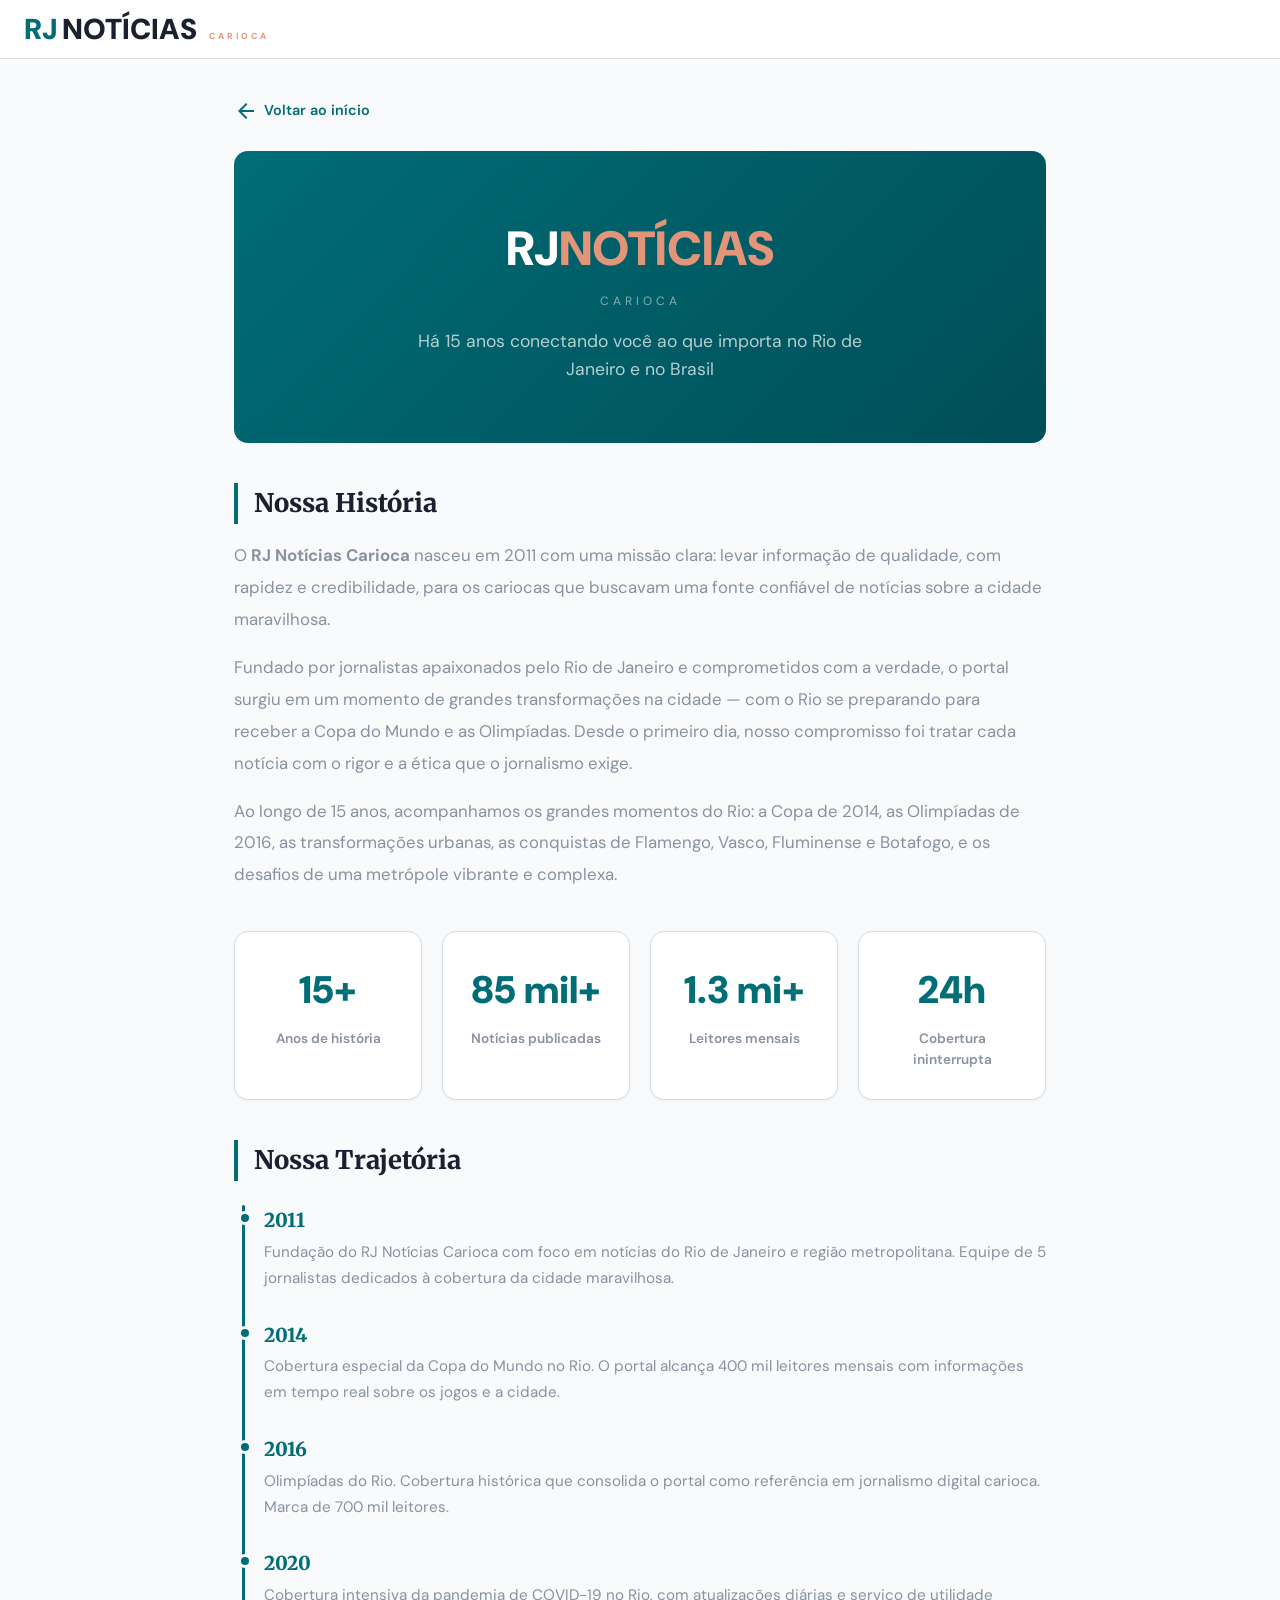
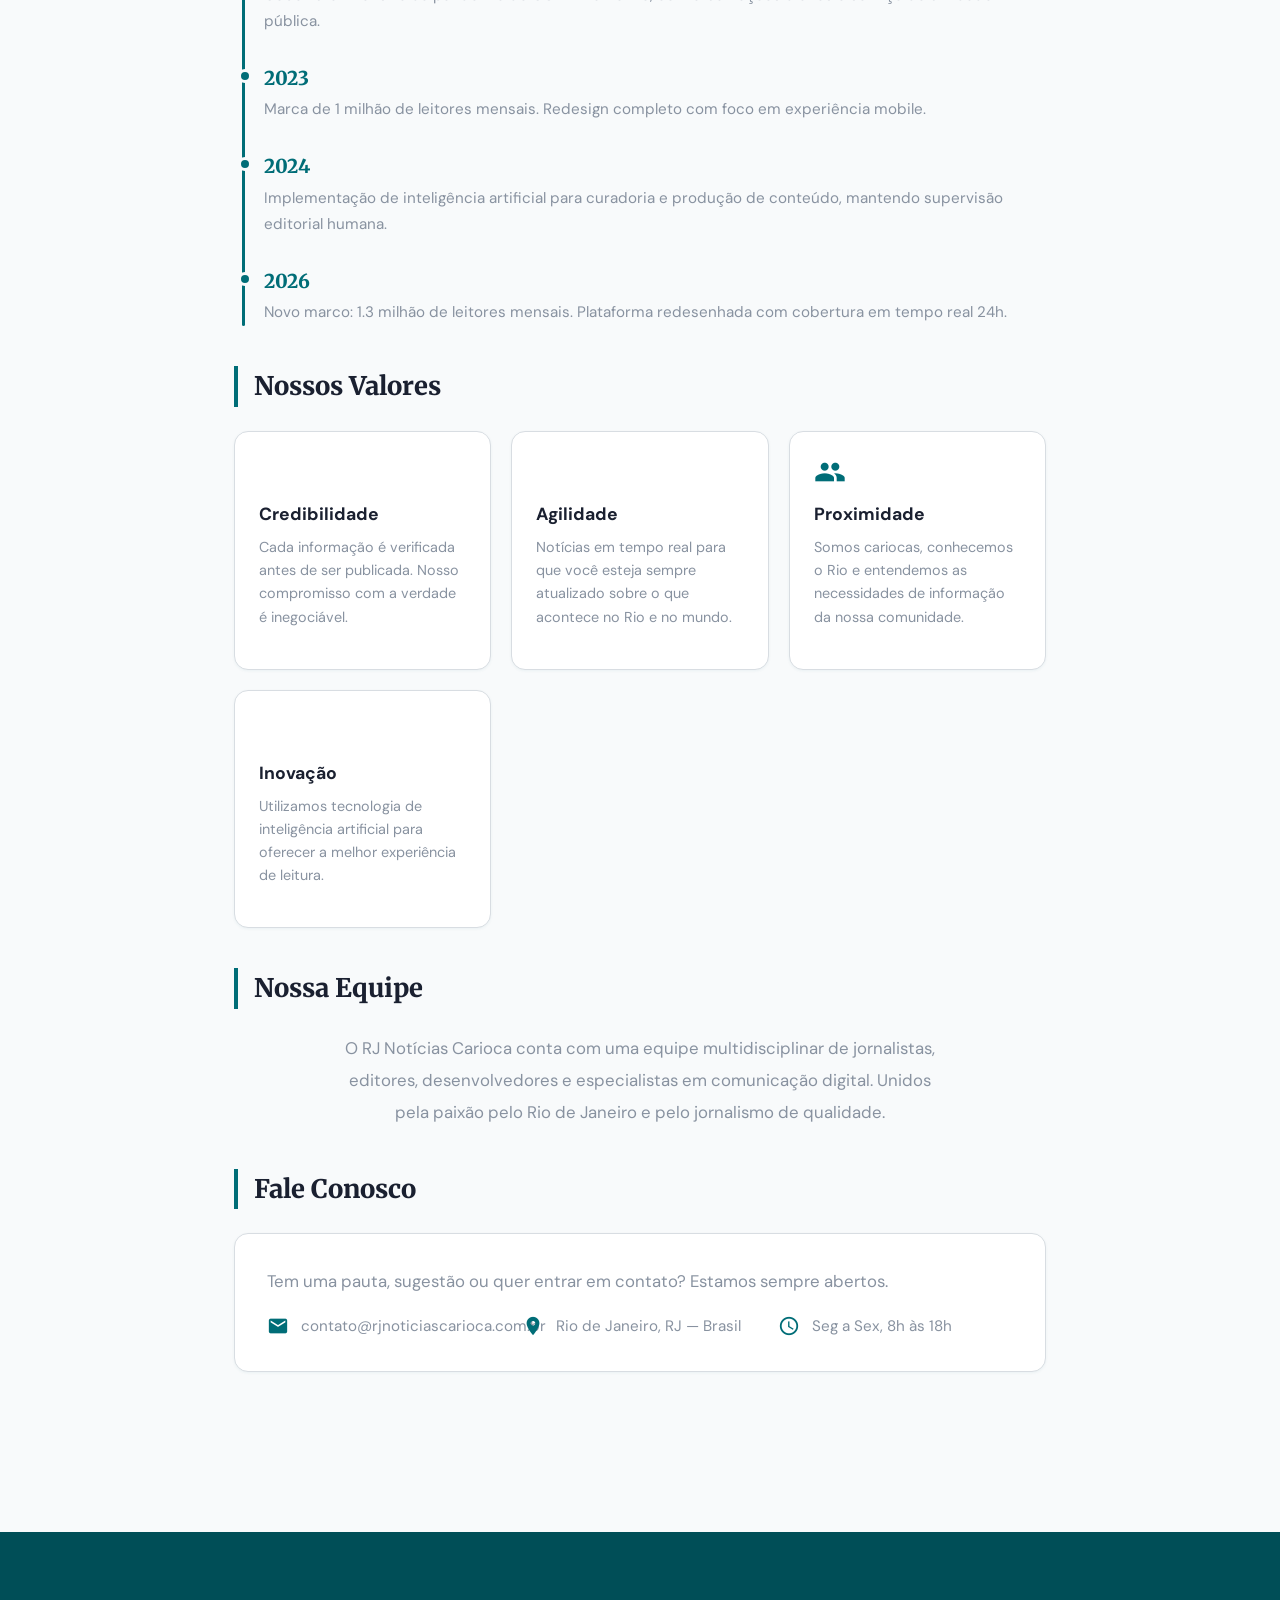
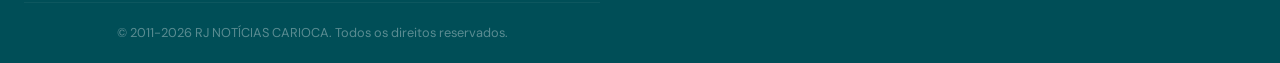
<file: sobre.html>
<!DOCTYPE html>
<html lang="pt-BR" data-theme="light">
<head>
    <meta charset="UTF-8">
    <meta name="viewport" content="width=device-width, initial-scale=1.0">
    <title>Quem Somos — RJ NOTÍCIAS CARIOCA</title>
    <link rel="preconnect" href="https://fonts.googleapis.com">
    <link rel="preconnect" href="https://fonts.gstatic.com" crossorigin>
    <link href="https://fonts.googleapis.com/css2?family=DM+Sans:wght@300;400;500;600;700;800;900&family=Merriweather:wght@700;800;900&display=swap" rel="stylesheet">
    <link href="https://fonts.googleapis.com/icon?family=Material+Icons" rel="stylesheet">
    <link rel="stylesheet" href="css/style.css">
    <style>
        .sobre-container { max-width: 860px; margin: 40px auto; padding: 0 24px 60px; }
        .sobre-back { display: inline-flex; align-items: center; gap: 6px; margin-bottom: 28px; color: var(--ocean); font-weight: 600; font-size: 0.9rem; }
        .sobre-back:hover { opacity: 0.8; }
        .sobre-hero { border-radius: var(--radius); overflow: hidden; margin-bottom: 40px; background: linear-gradient(135deg, var(--ocean), var(--ocean-dark)); padding: 60px 40px; text-align: center; }
        .sobre-hero h1 { font-family: var(--font); font-size: 3rem; font-weight: 900; color: white; margin-bottom: 4px; }
        .sobre-hero h1 span { color: var(--sunset); }
        .sobre-hero .sub { color: rgba(255,255,255,0.5); font-size: 0.75rem; letter-spacing: 4px; text-transform: uppercase; }
        .sobre-hero p { color: rgba(255,255,255,0.7); font-size: 1.1rem; max-width: 500px; margin: 16px auto 0; }
        .sobre-section { margin-bottom: 40px; }
        .sobre-section h2 { font-family: var(--font-display); font-size: 1.6rem; font-weight: 800; margin-bottom: 16px; color: var(--text); border-left: 4px solid var(--ocean); padding-left: 16px; }
        .sobre-section p { font-size: 1.05rem; line-height: 1.9; color: var(--text-muted); margin-bottom: 16px; }
        .sobre-stats { display: grid; grid-template-columns: repeat(auto-fit, minmax(180px, 1fr)); gap: 20px; margin: 40px 0; }
        .stat-card { background: var(--bg-card); border: 1px solid var(--border); border-radius: var(--radius); padding: 28px; text-align: center; box-shadow: var(--shadow-sm); }
        .stat-number { font-family: var(--font); font-size: 2.4rem; font-weight: 900; color: var(--ocean); }
        .stat-label { font-size: 0.85rem; color: var(--text-muted); margin-top: 6px; font-weight: 600; }
        .sobre-valores { display: grid; grid-template-columns: repeat(auto-fit, minmax(220px, 1fr)); gap: 20px; margin-top: 24px; }
        .valor-card { background: var(--bg-card); border: 1px solid var(--border); border-radius: var(--radius); padding: 24px; box-shadow: var(--shadow-sm); }
        .valor-card .material-icons { font-size: 2rem; color: var(--ocean); margin-bottom: 12px; }
        .valor-card h3 { font-size: 1.1rem; font-weight: 700; margin-bottom: 8px; }
        .valor-card p { font-size: 0.9rem; line-height: 1.6; color: var(--text-muted); }
        .sobre-timeline { position: relative; padding-left: 30px; margin-top: 24px; }
        .sobre-timeline::before { content: ''; position: absolute; left: 8px; top: 0; bottom: 0; width: 3px; background: var(--ocean); border-radius: 3px; }
        .timeline-item { position: relative; margin-bottom: 28px; }
        .timeline-item::before { content: ''; position: absolute; left: -26px; top: 6px; width: 14px; height: 14px; background: var(--ocean); border-radius: 50%; border: 3px solid var(--bg); }
        .timeline-year { font-family: var(--font-display); font-size: 1.2rem; font-weight: 800; color: var(--ocean); }
        .timeline-text { font-size: 0.95rem; line-height: 1.7; color: var(--text-muted); margin-top: 4px; }
        .sobre-equipe { text-align: center; margin-top: 24px; }
        .sobre-equipe p { max-width: 600px; margin: 0 auto; }
        .sobre-contato { background: var(--bg-card); border: 1px solid var(--border); border-radius: var(--radius); padding: 32px; margin-top: 24px; box-shadow: var(--shadow-sm); }
        .sobre-contato-grid { display: grid; grid-template-columns: repeat(auto-fit, minmax(200px, 1fr)); gap: 20px; margin-top: 16px; }
        .contato-item { display: flex; align-items: center; gap: 12px; }
        .contato-item .material-icons { color: var(--ocean); font-size: 1.4rem; }
        .contato-item span { font-size: 0.95rem; color: var(--text-muted); }
        @media (max-width: 768px) { .sobre-hero { padding: 40px 24px; } .sobre-hero h1 { font-size: 2rem; } .sobre-section h2 { font-size: 1.3rem; } }
    </style>
</head>
<body>
    <header class="header">
        <div class="header-inner">
            <a href="/" class="brand">
                <span class="brand-rj">RJ</span><span class="brand-noticias">NOTÍCIAS</span>
                <span class="brand-sub">CARIOCA</span>
            </a>
        </div>
    </header>
    <main class="sobre-container">
        <a href="/" class="sobre-back"><span class="material-icons">arrow_back</span> Voltar ao início</a>
        <div class="sobre-hero">
            <h1>RJ<span>NOTÍCIAS</span></h1>
            <div class="sub">CARIOCA</div>
            <p>Há 15 anos conectando você ao que importa no Rio de Janeiro e no Brasil</p>
        </div>
        <section class="sobre-section">
            <h2>Nossa História</h2>
            <p>O <strong>RJ Notícias Carioca</strong> nasceu em 2011 com uma missão clara: levar informação de qualidade, com rapidez e credibilidade, para os cariocas que buscavam uma fonte confiável de notícias sobre a cidade maravilhosa.</p>
            <p>Fundado por jornalistas apaixonados pelo Rio de Janeiro e comprometidos com a verdade, o portal surgiu em um momento de grandes transformações na cidade — com o Rio se preparando para receber a Copa do Mundo e as Olimpíadas. Desde o primeiro dia, nosso compromisso foi tratar cada notícia com o rigor e a ética que o jornalismo exige.</p>
            <p>Ao longo de 15 anos, acompanhamos os grandes momentos do Rio: a Copa de 2014, as Olimpíadas de 2016, as transformações urbanas, as conquistas de Flamengo, Vasco, Fluminense e Botafogo, e os desafios de uma metrópole vibrante e complexa.</p>
        </section>
        <div class="sobre-stats">
            <div class="stat-card"><div class="stat-number">15+</div><div class="stat-label">Anos de história</div></div>
            <div class="stat-card"><div class="stat-number">85 mil+</div><div class="stat-label">Notícias publicadas</div></div>
            <div class="stat-card"><div class="stat-number">1.3 mi+</div><div class="stat-label">Leitores mensais</div></div>
            <div class="stat-card"><div class="stat-number">24h</div><div class="stat-label">Cobertura ininterrupta</div></div>
        </div>
        <section class="sobre-section">
            <h2>Nossa Trajetória</h2>
            <div class="sobre-timeline">
                <div class="timeline-item"><div class="timeline-year">2011</div><div class="timeline-text">Fundação do RJ Notícias Carioca com foco em notícias do Rio de Janeiro e região metropolitana. Equipe de 5 jornalistas dedicados à cobertura da cidade maravilhosa.</div></div>
                <div class="timeline-item"><div class="timeline-year">2014</div><div class="timeline-text">Cobertura especial da Copa do Mundo no Rio. O portal alcança 400 mil leitores mensais com informações em tempo real sobre os jogos e a cidade.</div></div>
                <div class="timeline-item"><div class="timeline-year">2016</div><div class="timeline-text">Olimpíadas do Rio. Cobertura histórica que consolida o portal como referência em jornalismo digital carioca. Marca de 700 mil leitores.</div></div>
                <div class="timeline-item"><div class="timeline-year">2020</div><div class="timeline-text">Cobertura intensiva da pandemia de COVID-19 no Rio, com atualizações diárias e serviço de utilidade pública.</div></div>
                <div class="timeline-item"><div class="timeline-year">2023</div><div class="timeline-text">Marca de 1 milhão de leitores mensais. Redesign completo com foco em experiência mobile.</div></div>
                <div class="timeline-item"><div class="timeline-year">2024</div><div class="timeline-text">Implementação de inteligência artificial para curadoria e produção de conteúdo, mantendo supervisão editorial humana.</div></div>
                <div class="timeline-item"><div class="timeline-year">2026</div><div class="timeline-text">Novo marco: 1.3 milhão de leitores mensais. Plataforma redesenhada com cobertura em tempo real 24h.</div></div>
            </div>
        </section>
        <section class="sobre-section">
            <h2>Nossos Valores</h2>
            <div class="sobre-valores">
                <div class="valor-card"><span class="material-icons">verified</span><h3>Credibilidade</h3><p>Cada informação é verificada antes de ser publicada. Nosso compromisso com a verdade é inegociável.</p></div>
                <div class="valor-card"><span class="material-icons">speed</span><h3>Agilidade</h3><p>Notícias em tempo real para que você esteja sempre atualizado sobre o que acontece no Rio e no mundo.</p></div>
                <div class="valor-card"><span class="material-icons">groups</span><h3>Proximidade</h3><p>Somos cariocas, conhecemos o Rio e entendemos as necessidades de informação da nossa comunidade.</p></div>
                <div class="valor-card"><span class="material-icons">lightbulb</span><h3>Inovação</h3><p>Utilizamos tecnologia de inteligência artificial para oferecer a melhor experiência de leitura.</p></div>
            </div>
        </section>
        <section class="sobre-section">
            <h2>Nossa Equipe</h2>
            <div class="sobre-equipe"><p>O RJ Notícias Carioca conta com uma equipe multidisciplinar de jornalistas, editores, desenvolvedores e especialistas em comunicação digital. Unidos pela paixão pelo Rio de Janeiro e pelo jornalismo de qualidade.</p></div>
        </section>
        <section class="sobre-section">
            <h2>Fale Conosco</h2>
            <div class="sobre-contato">
                <p style="margin-bottom:16px;color:var(--text-muted)">Tem uma pauta, sugestão ou quer entrar em contato? Estamos sempre abertos.</p>
                <div class="sobre-contato-grid">
                    <div class="contato-item"><span class="material-icons">email</span><span>contato@rjnoticiascarioca.com.br</span></div>
                    <div class="contato-item"><span class="material-icons">location_on</span><span>Rio de Janeiro, RJ — Brasil</span></div>
                    <div class="contato-item"><span class="material-icons">schedule</span><span>Seg a Sex, 8h às 18h</span></div>
                </div>
            </div>
        </section>
    </main>
    <footer class="footer"><div class="footer-inner"><div class="footer-bottom">&copy; 2011-2026 RJ NOTÍCIAS CARIOCA. Todos os direitos reservados.</div></div></footer>
    <script>var saved = localStorage.getItem('rjnoticias-theme'); if (saved) document.documentElement.setAttribute('data-theme', saved);</script>
</body>
</html>
</file>
<file: css/style.css>
/* ============================================
   RJ NOTÍCIAS CARIOCA — Tropical Modern Design
   Layout full-width sem sidebar
   Fontes: DM Sans + Merriweather
   ============================================ */

:root {
    --ocean: #006D77;
    --ocean-dark: #004E57;
    --sunset: #E29578;
    --sunset-light: #FFDDD2;
    --sand: #EDF6F9;
    --coral: #E63946;
    --navy: #083D77;
    --white: #FFFFFF;
    --off-white: #F8FAFB;
    --gray-100: #EEF1F3;
    --gray-200: #D8DDE2;
    --gray-300: #B0B8C1;
    --gray-400: #8892A0;
    --gray-500: #5E6978;
    --gray-600: #3D4754;
    --gray-700: #2A3240;
    --gray-800: #1A2030;
    --gray-900: #0F1520;
    --bg: var(--off-white);
    --bg-card: var(--white);
    --text: var(--gray-800);
    --text-muted: var(--gray-400);
    --border: var(--gray-200);
    --accent: var(--ocean);
    --accent2: var(--sunset);
    --shadow-sm: 0 1px 3px rgba(0,109,119,0.06);
    --shadow-md: 0 4px 20px rgba(0,109,119,0.08);
    --shadow-lg: 0 12px 40px rgba(0,109,119,0.12);
    --radius: 14px;
    --radius-sm: 8px;
    --font: 'DM Sans', system-ui, sans-serif;
    --font-display: 'Merriweather', Georgia, serif;
    --ease: cubic-bezier(0.4, 0, 0.2, 1);
    --max-w: 1280px;
}

[data-theme="dark"] {
    --bg: #0A1218;
    --bg-card: #141E28;
    --text: #E0E8F0;
    --text-muted: #6B7A8D;
    --border: #1E2E3E;
    --off-white: #0F1920;
    --gray-100: #1A2530;
}

*, *::before, *::after { box-sizing: border-box; margin: 0; padding: 0; }
html { scroll-behavior: smooth; overflow-x: hidden; }
body { font-family: var(--font); background: var(--bg); color: var(--text); line-height: 1.6; -webkit-font-smoothing: antialiased; overflow-x: hidden; }
a { color: inherit; text-decoration: none; }
img { max-width: 100%; display: block; }
button { cursor: pointer; border: none; background: none; font-family: inherit; }

/* === LOADING === */
.loading-screen {
    position: fixed; inset: 0; z-index: 9999;
    background: linear-gradient(135deg, var(--ocean), var(--ocean-dark));
    display: flex; align-items: center; justify-content: center;
    transition: opacity 0.5s, visibility 0.5s;
}
.loading-screen.hidden { opacity: 0; visibility: hidden; }
.loading-inner { text-align: center; }
.loading-logo { font-family: var(--font); font-size: 3.5rem; font-weight: 900; color: var(--white); letter-spacing: -1px; }
.loading-logo span { color: var(--sunset); }
.loading-sub { color: rgba(255,255,255,0.5); font-size: 0.75rem; letter-spacing: 5px; text-transform: uppercase; margin-top: 2px; }
.loading-bar { width: 120px; height: 3px; background: rgba(255,255,255,0.15); border-radius: 3px; margin: 20px auto 0; overflow: hidden; }
.loading-bar::after { content: ''; display: block; width: 40%; height: 100%; background: var(--sunset); border-radius: 3px; animation: loadbar 1s ease-in-out infinite; }
@keyframes loadbar { 0% { transform: translateX(-100%); } 100% { transform: translateX(350%); } }

/* === TOPBAR === */
.topbar {
    background: var(--ocean-dark); color: rgba(255,255,255,0.7); font-size: 0.75rem; padding: 7px 0;
}
.topbar-inner {
    max-width: var(--max-w); margin: 0 auto; padding: 0 24px;
    display: flex; justify-content: space-between; align-items: center; flex-wrap: wrap; gap: 8px;
}
.topbar-left { display: flex; align-items: center; gap: 8px; }
.topbar-sep { opacity: 0.3; }
.topbar-weather { display: flex; align-items: center; gap: 4px; color: var(--sunset); font-weight: 600; }
.topbar-weather .material-icons { font-size: 16px; }
.topbar-right { display: flex; gap: 2px; }
.topbar-btn { width: 30px; height: 30px; border-radius: 6px; display: flex; align-items: center; justify-content: center; color: rgba(255,255,255,0.7); transition: 0.2s; }
.topbar-btn:hover { background: rgba(255,255,255,0.1); color: var(--sunset); }
.topbar-btn .material-icons { font-size: 18px; }

/* === HEADER === */
.header {
    background: var(--bg-card); border-bottom: 1px solid var(--border);
    position: sticky; top: 0; z-index: 100;
}
.header-inner {
    max-width: var(--max-w); margin: 0 auto; padding: 0 24px;
    display: flex; align-items: center; gap: 28px; height: 58px;
}
.brand { display: flex; align-items: baseline; gap: 4px; flex-shrink: 0; }
.brand-rj { font-size: 1.8rem; font-weight: 900; color: var(--ocean); line-height: 1; }
.brand-noticias { font-size: 1.8rem; font-weight: 900; color: var(--text); line-height: 1; }
.brand-sub { font-size: 0.55rem; color: var(--sunset); text-transform: uppercase; letter-spacing: 3px; margin-left: 8px; font-weight: 700; }

.nav-cats { display: flex; gap: 0; overflow-x: auto; scrollbar-width: none; flex: 1; }
.nav-cats::-webkit-scrollbar { display: none; }
.nav-cat {
    padding: 18px 14px; font-size: 0.82rem; font-weight: 500; color: var(--text-muted);
    white-space: nowrap; transition: color 0.2s; border-bottom: 2px solid transparent;
}
.nav-cat:hover { color: var(--ocean); }
.nav-cat.active { color: var(--ocean); border-bottom-color: var(--ocean); font-weight: 700; }
.nav-sobre { color: var(--sunset) !important; }
.nav-sobre:hover { color: var(--ocean) !important; }

.nav-mobile-toggle { display: none; width: 40px; height: 40px; align-items: center; justify-content: center; color: var(--text); }
.nav-mobile-toggle .material-icons { font-size: 24px; }

@media (max-width: 768px) {
    .nav-mobile-toggle { display: flex; }
    .nav-cats { display: none; position: absolute; top: 58px; left: 0; right: 0; background: var(--bg-card); flex-direction: column; border-bottom: 1px solid var(--border); box-shadow: var(--shadow-md); z-index: 99; }
    .nav-cats.open { display: flex; }
    .nav-cat { padding: 14px 24px; border-bottom: none; }
}

/* === READING BAR === */
.reading-bar { height: 3px; background: var(--ocean); width: 0; position: fixed; top: 58px; left: 0; z-index: 101; transition: width 0.1s; }

/* === TICKER === */
.ticker {
    background: var(--coral); color: white; font-size: 0.8rem; font-weight: 600;
    display: flex; align-items: center; overflow: hidden; height: 36px;
}
.ticker-badge {
    background: rgba(0,0,0,0.2); padding: 0 16px; height: 100%;
    display: flex; align-items: center; font-weight: 800; font-size: 0.7rem; letter-spacing: 1px; flex-shrink: 0;
}
.ticker-scroll { flex: 1; overflow: hidden; position: relative; }
.ticker-text { white-space: nowrap; animation: tickerScroll 30s linear infinite; padding-left: 100%; }
@keyframes tickerScroll { 0% { transform: translateX(0); } 100% { transform: translateX(-100%); } }

/* === SEARCH === */
.search-modal { position: fixed; inset: 0; z-index: 200; background: rgba(0,0,0,0.6); display: none; align-items: flex-start; justify-content: center; padding-top: 100px; }
.search-modal.open { display: flex; }
.search-modal-box { background: var(--bg-card); border-radius: var(--radius); width: 90%; max-width: 560px; padding: 20px; box-shadow: var(--shadow-lg); }
.search-field { display: flex; align-items: center; gap: 10px; border-bottom: 2px solid var(--ocean); padding-bottom: 10px; }
.search-field .material-icons { color: var(--ocean); }
.search-field input { flex: 1; border: none; outline: none; font-size: 1.1rem; background: transparent; color: var(--text); font-family: var(--font); }
.search-close-btn { color: var(--text-muted); }
.search-results { margin-top: 16px; max-height: 300px; overflow-y: auto; }
.sr-item { padding: 12px; border-radius: var(--radius-sm); cursor: pointer; transition: background 0.2s; }
.sr-item:hover { background: var(--gray-100); }
.sr-item h4 { font-size: 0.9rem; margin-bottom: 4px; }
.sr-item p { font-size: 0.75rem; color: var(--text-muted); }

/* === HERO CAROUSEL === */
.hero-section {
    max-width: var(--max-w); margin: 24px auto 0; padding: 0 24px; position: relative;
}
.hero-carousel { position: relative; border-radius: var(--radius); overflow: hidden; }
.hero-slide { display: none; position: relative; aspect-ratio: 16/7; cursor: pointer; }
.hero-slide.active { display: block; }
.hero-slide img { width: 100%; height: 100%; object-fit: cover; }
.hero-slide-overlay {
    position: absolute; inset: 0;
    background: linear-gradient(to top, rgba(0,0,0,0.85) 0%, transparent 60%);
    display: flex; flex-direction: column; justify-content: flex-end; padding: 32px;
}
.hero-slide-badge { display: inline-block; background: var(--ocean); color: white; padding: 3px 10px; border-radius: 4px; font-size: 0.65rem; font-weight: 800; text-transform: uppercase; letter-spacing: 1px; margin-bottom: 10px; width: fit-content; }
.hero-slide-title { font-family: var(--font-display); font-size: 1.8rem; font-weight: 800; color: white; line-height: 1.2; margin-bottom: 8px; }
.hero-slide-meta { color: rgba(255,255,255,0.5); font-size: 0.8rem; }

/* Slide Reportagem Especial */
.hero-slide-rep .hero-rep-split { position: relative; width: 100%; height: 100%; display: flex; }
.hero-slide-rep > img { display: none; }
.hero-rep-left { width: 50%; height: 100%; overflow: hidden; }
.hero-rep-left img { width: 100%; height: 100%; object-fit: cover; filter: brightness(0.5); }
.hero-rep-right { width: 50%; height: 100%; overflow: hidden; }
.hero-rep-right img { width: 100%; height: 100%; object-fit: cover; object-position: top center; }
.hero-rep-overlay {
    position: absolute; bottom: 0; left: 0; width: 50%; height: 100%;
    display: flex; flex-direction: column; justify-content: flex-end; padding: 32px;
    background: linear-gradient(to top, rgba(0,0,0,0.85) 0%, transparent 60%);
}
.hero-rep-overlay .hero-slide-title { color: #fff; text-shadow: 0 2px 8px rgba(0,0,0,0.7); }
@media (max-width: 768px) {
    .hero-rep-left { width: 40%; }
    .hero-rep-right { width: 60%; }
    .hero-rep-overlay { width: 100%; padding: 20px 16px; }
    .hero-rep-overlay .hero-slide-title { font-size: 1rem; }
    .hero-rep-overlay .hero-slide-meta { display: none; }
}
@media (max-width: 480px) {
    .hero-rep-left { width: 35%; }
    .hero-rep-right { width: 65%; }
    .hero-rep-overlay .hero-slide-title { font-size: 0.9rem; }
}

.hero-arrow {
    position: absolute; top: 50%; transform: translateY(-50%);
    background: rgba(0,0,0,0.5); color: white; border: none; border-radius: 50%;
    width: 44px; height: 44px; display: flex; align-items: center; justify-content: center;
    cursor: pointer; z-index: 5; transition: var(--transition);
}
.hero-arrow:hover { background: rgba(0,0,0,0.8); }
.hero-arrow-left { left: 36px; }
.hero-arrow-right { right: 36px; }
.hero-arrow .material-icons { font-size: 28px; }
.hero-dots { display: flex; justify-content: center; gap: 8px; margin-top: 14px; }
.hero-dot { width: 10px; height: 10px; border-radius: 50%; background: var(--border); cursor: pointer; transition: var(--transition); }
.hero-dot.active { background: var(--ocean); width: 28px; border-radius: 5px; }

@media (max-width: 768px) {
    .hero-slide { aspect-ratio: 16/9; }
    .hero-slide-title { font-size: 1.2rem; }
    .hero-arrow { width: 36px; height: 36px; }
    .hero-arrow .material-icons { font-size: 22px; }
    .hero-arrow-left { left: 28px; }
    .hero-arrow-right { right: 28px; }
}

/* === COTAÇÕES === */
.quotes-bar { max-width: var(--max-w); margin: 16px auto; padding: 0 24px; overflow-x: auto; scrollbar-width: none; }
.quotes-bar::-webkit-scrollbar { display: none; }
.quotes-track { display: flex; gap: 12px; }
.q-item { display: flex; align-items: center; gap: 6px; background: var(--bg-card); border: 1px solid var(--border); border-radius: var(--radius-sm); padding: 8px 14px; font-size: 0.78rem; white-space: nowrap; }
.q-item .material-icons { font-size: 16px; color: var(--ocean); }
.q-name { font-weight: 600; }
.q-val { color: var(--text-muted); }
.q-var.alta { color: #2B9348; }
.q-var.baixa { color: #D62828; }
.q-var.estavel { color: var(--text-muted); }

/* === TRENDING === */
.trending { max-width: var(--max-w); margin: 16px auto; padding: 0 24px; display: flex; align-items: center; gap: 12px; flex-wrap: wrap; }
.trending-title { font-size: 0.85rem; font-weight: 700; display: flex; align-items: center; gap: 4px; color: var(--ocean); white-space: nowrap; }
.trending-title .material-icons { font-size: 18px; color: var(--sunset); }
.t-pill { background: var(--sand); color: var(--ocean); padding: 5px 14px; border-radius: 20px; font-size: 0.78rem; font-weight: 600; }

/* === SECTION === */
.section-block { max-width: var(--max-w); margin: 32px auto 0; padding: 0 24px; }
.section-top { display: flex; justify-content: space-between; align-items: center; margin-bottom: 20px; }
.section-title { font-family: var(--font-display); font-size: 1.3rem; font-weight: 800; display: flex; align-items: center; gap: 8px; }
.section-title .dot { width: 10px; height: 10px; border-radius: 50%; display: inline-block; }
.section-tabs { display: flex; gap: 4px; }
.stab { padding: 6px 16px; border-radius: 20px; font-size: 0.8rem; font-weight: 600; color: var(--text-muted); transition: 0.2s; }
.stab.active { background: var(--ocean); color: white; }

/* === CARD LIST (full width, no sidebar) === */
.card-grid {
    display: grid; grid-template-columns: repeat(auto-fill, minmax(280px, 1fr)); gap: 20px;
}
.card {
    background: var(--bg-card); border: 1px solid var(--border); border-radius: var(--radius);
    overflow: hidden; cursor: pointer; transition: transform 0.2s, box-shadow 0.2s;
}
.card:hover { transform: translateY(-3px); box-shadow: var(--shadow-md); }
.card-img { position: relative; aspect-ratio: 16/10; overflow: hidden; }
.card-img img { width: 100%; height: 100%; object-fit: cover; transition: transform 0.3s; }
.card:hover .card-img img { transform: scale(1.05); }
.card-badge { position: absolute; top: 10px; left: 10px; background: var(--ocean); color: white; padding: 3px 10px; border-radius: 4px; font-size: 0.6rem; font-weight: 800; text-transform: uppercase; letter-spacing: 0.5px; }
.card-share { position: absolute; top: 10px; right: 10px; background: rgba(0,0,0,0.4); color: white; width: 32px; height: 32px; border-radius: 50%; display: flex; align-items: center; justify-content: center; transition: 0.2s; }
.card-share:hover { background: var(--ocean); }
.card-share .material-icons { font-size: 16px; }
.card-body { padding: 16px; }
.card-title { font-family: var(--font-display); font-size: 0.95rem; font-weight: 700; line-height: 1.4; margin-bottom: 8px; display: -webkit-box; -webkit-line-clamp: 3; -webkit-box-orient: vertical; overflow: hidden; }
.card-excerpt { font-size: 0.82rem; color: var(--text-muted); line-height: 1.5; display: -webkit-box; -webkit-line-clamp: 2; -webkit-box-orient: vertical; overflow: hidden; margin-bottom: 10px; }
.card-meta { font-size: 0.72rem; color: var(--text-muted); display: flex; justify-content: space-between; }

/* === LOAD MORE === */
.load-more-btn {
    display: block; margin: 28px auto 0; padding: 12px 40px; background: var(--ocean);
    color: white; border-radius: var(--radius-sm); font-weight: 700; font-size: 0.9rem;
    transition: 0.2s;
}
.load-more-btn:hover { background: var(--ocean-dark); }

/* === CATEGORY SECTIONS (full width) === */
.full-sections { margin-top: 40px; }
.cat-block { margin-bottom: 0; }
.cat-block + .cat-block { margin-top: 32px; }
.card-row {
    display: grid; grid-template-columns: repeat(auto-fill, minmax(260px, 1fr)); gap: 16px;
}
.card-v { background: var(--bg-card); border: 1px solid var(--border); border-radius: var(--radius); overflow: hidden; cursor: pointer; transition: transform 0.2s, box-shadow 0.2s; }
.card-v:hover { transform: translateY(-2px); box-shadow: var(--shadow-md); }
.card-v-img { aspect-ratio: 16/10; overflow: hidden; }
.card-v-img img { width: 100%; height: 100%; object-fit: cover; transition: transform 0.3s; }
.card-v:hover .card-v-img img { transform: scale(1.05); }
.card-v-body { padding: 14px; }
.card-v-title { font-family: var(--font-display); font-size: 0.88rem; font-weight: 700; line-height: 1.4; display: -webkit-box; -webkit-line-clamp: 2; -webkit-box-orient: vertical; overflow: hidden; margin-bottom: 6px; }
.card-v-meta { font-size: 0.7rem; color: var(--text-muted); }

/* === VIDEOS === */
.video-row { display: grid; grid-template-columns: repeat(auto-fill, minmax(260px, 1fr)); gap: 16px; }
.vid-card { position: relative; border-radius: var(--radius); overflow: hidden; cursor: pointer; background: var(--gray-900); }
.vid-card img { width: 100%; aspect-ratio: 16/9; object-fit: cover; opacity: 0.85; transition: opacity 0.3s; }
.vid-card:hover img { opacity: 1; }
.vid-play { position: absolute; inset: 0; display: flex; align-items: center; justify-content: center; }
.vid-play .material-icons { font-size: 48px; color: white; background: rgba(0,0,0,0.5); border-radius: 50%; padding: 8px; }
.vid-dur { position: absolute; bottom: 40px; right: 8px; background: rgba(0,0,0,0.8); color: white; font-size: 0.7rem; padding: 2px 6px; border-radius: 4px; }
.vid-title { padding: 10px 12px; font-size: 0.82rem; font-weight: 600; color: white; background: rgba(0,0,0,0.5); }

/* === VIDEO MODAL === */
.vmodal { position: fixed; inset: 0; z-index: 300; background: rgba(0,0,0,0.9); display: none; align-items: center; justify-content: center; flex-direction: column; }
.vmodal.open { display: flex; }
.vmodal-x { position: absolute; top: 20px; right: 20px; color: white; font-size: 1.5rem; z-index: 1; }
.vmodal-frame { width: 90%; max-width: 800px; aspect-ratio: 16/9; }
.vmodal-frame iframe { width: 100%; height: 100%; border: none; border-radius: var(--radius); }
.vmodal-title { color: white; margin-top: 16px; font-size: 1rem; text-align: center; max-width: 600px; }

/* === SHARE === */
.share-overlay { position: fixed; inset: 0; z-index: 250; background: rgba(0,0,0,0.5); display: none; align-items: center; justify-content: center; }
.share-overlay.open { display: flex; }
.share-box { background: var(--bg-card); border-radius: var(--radius); padding: 28px; width: 90%; max-width: 380px; text-align: center; position: relative; }
.share-box h3 { margin-bottom: 20px; font-size: 1.1rem; }
.share-grid { display: grid; grid-template-columns: 1fr 1fr; gap: 10px; }
.share-item { padding: 12px; border-radius: var(--radius-sm); color: white; font-weight: 600; font-size: 0.85rem; display: flex; align-items: center; justify-content: center; gap: 6px; }
.share-item .material-icons { font-size: 18px; }
.share-x { position: absolute; top: 10px; right: 10px; color: var(--text-muted); }

/* === FOOTER === */
.footer { background: var(--ocean-dark); color: rgba(255,255,255,0.7); margin-top: 60px; padding: 40px 0 0; }
.footer-inner { max-width: var(--max-w); margin: 0 auto; padding: 0 24px; display: grid; grid-template-columns: 2fr 1fr 1fr; gap: 40px; }
.footer-brand { font-family: var(--font); font-size: 2rem; font-weight: 900; color: white; margin-bottom: 12px; }
.footer-brand span { color: var(--sunset); }
.footer-col { display: flex; flex-direction: column; gap: 8px; }
.footer-col h4 { color: white; font-size: 0.85rem; margin-bottom: 4px; }
.footer-col a { font-size: 0.85rem; opacity: 0.7; transition: opacity 0.2s; }
.footer-col a:hover { opacity: 1; color: var(--sunset); }
.footer-bottom { text-align: center; padding: 20px 0; margin-top: 30px; border-top: 1px solid rgba(255,255,255,0.1); font-size: 0.8rem; opacity: 0.5; }

@media (max-width: 768px) {
    .footer-inner { grid-template-columns: 1fr; gap: 24px; }
}

/* === TOAST === */
.toast-box { position: fixed; bottom: 20px; right: 20px; z-index: 400; display: flex; flex-direction: column; gap: 8px; }
.toast { background: var(--ocean); color: white; padding: 12px 24px; border-radius: var(--radius-sm); font-size: 0.85rem; font-weight: 600; box-shadow: var(--shadow-lg); animation: toastIn 0.3s; }
.toast.out { opacity: 0; transform: translateY(10px); transition: 0.3s; }
@keyframes toastIn { from { opacity: 0; transform: translateY(20px); } }
</file>
